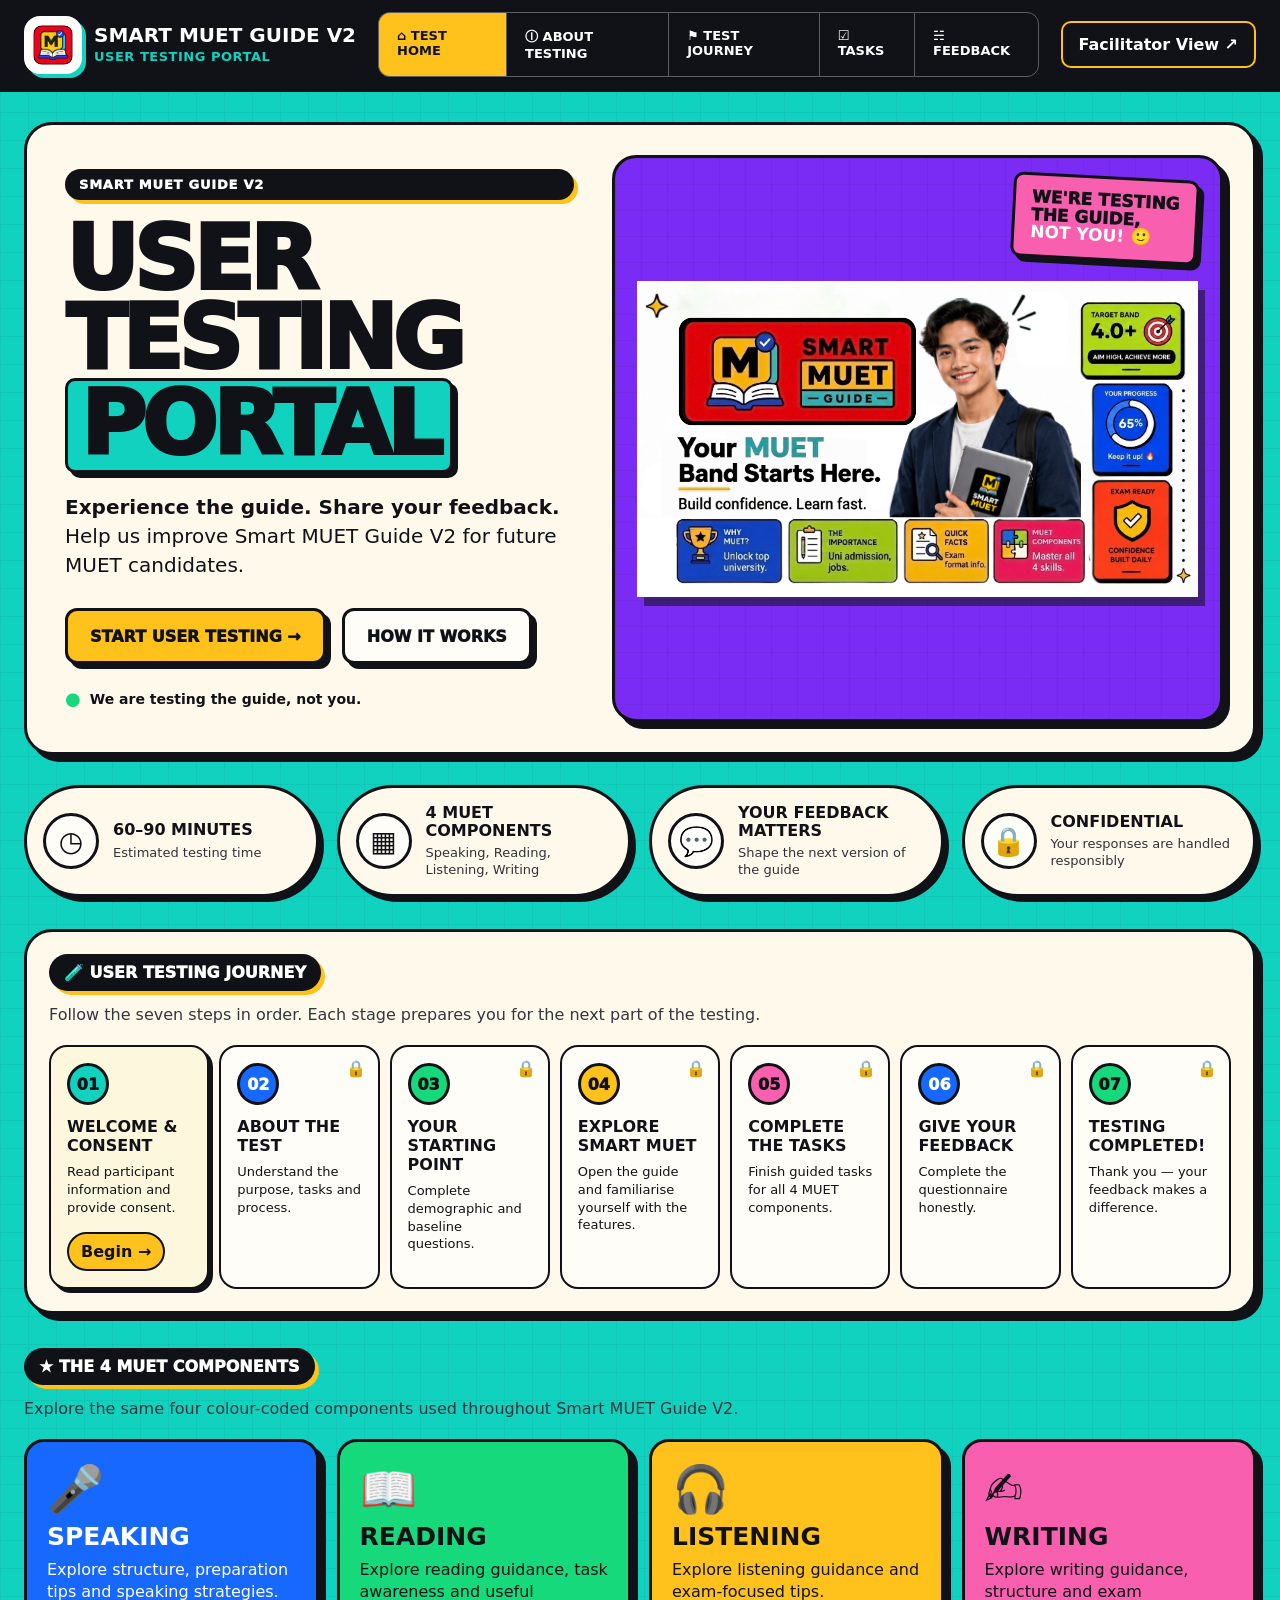
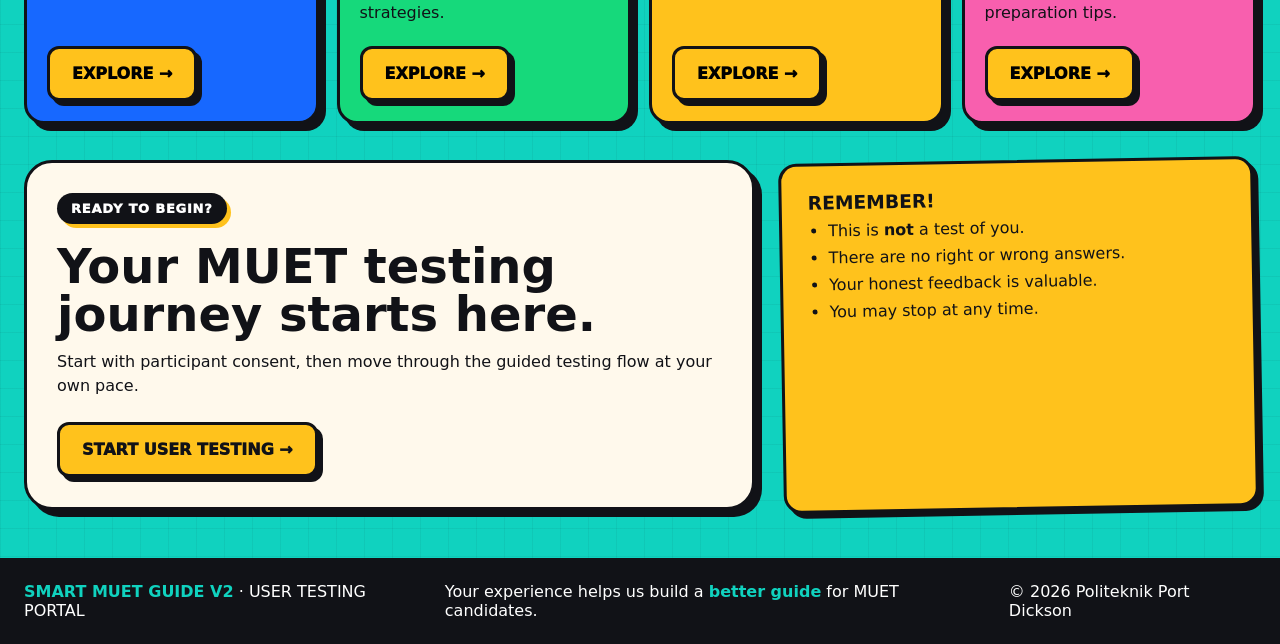
<file: index.html>
<!doctype html>
<html lang="en">
<head>
  <meta charset="utf-8">
  <meta name="viewport" content="width=device-width,initial-scale=1">
  <meta name="theme-color" content="#10d2bf">
  <title>Smart MUET Guide V2 — User Testing Portal</title>
  <link rel="stylesheet" href="css/styles.css">
</head>
<body>
<header class="site-header">
  <div class="header-inner">
    <a class="brand" href="index.html" aria-label="Smart MUET Guide V2 User Testing Portal home">
      <span class="brand-logo-shell">
        <img class="brand-logo" src="assets/small-muet-logo.svg" alt="Smart MUET Guide logo">
      </span>
      <div class="brand-copy">
        <strong>SMART MUET GUIDE V2</strong>
        <span>USER TESTING PORTAL</span>
      </div>
    </a>
    <nav class="nav" aria-label="Primary navigation">
      <a class="active" href="index.html">⌂ Test Home</a>
      <a href="about.html">ⓘ About Testing</a>
      <a href="journey.html">⚑ Test Journey</a>
      <a href="tasks.html">☑ Tasks</a>
      <a href="feedback.html">☵ Feedback</a>
    </nav>
    <a class="facilitator" href="journey.html">Facilitator View ↗</a>
  </div>
</header>

<main class="page landing-page">
  <section class="hero hero-refined neo-card">
    <div class="hero-copy">
      <span class="eyebrow">Smart MUET Guide V2</span>
      <h1>User Testing <span>Portal</span></h1>
      <p class="hero-lead"><b>Experience the guide. Share your feedback.</b><br>
      Help us improve Smart MUET Guide V2 for future MUET candidates.</p>

      <div class="hero-actions">
        <a class="btn hero-primary" href="journey.html">Start User Testing →</a>
        <a class="btn btn-secondary" href="about.html">How It Works</a>
      </div>

      <div class="hero-helper">
        <span class="helper-dot">●</span>
        <span>We are testing the <b>guide</b>, not you.</span>
      </div>
    </div>

    <div class="hero-asset-wrap">
      <div class="hero-sticker">WE'RE TESTING<br>THE GUIDE,<br><strong>NOT YOU!</strong> 🙂</div>
      <img class="hero-asset" src="assets/home-hero-banner-main.svg"
           alt="Smart MUET Guide V2 learning dashboard">
    </div>
  </section>

  <section class="quick-grid quick-pills" aria-label="Testing information">
    <article class="quick neo-card">
      <div class="qicon">◷</div>
      <div><strong>60–90 Minutes</strong><small>Estimated testing time</small></div>
    </article>
    <article class="quick neo-card">
      <div class="qicon">▦</div>
      <div><strong>4 MUET Components</strong><small>Speaking, Reading, Listening, Writing</small></div>
    </article>
    <article class="quick neo-card">
      <div class="qicon">💬</div>
      <div><strong>Your Feedback Matters</strong><small>Shape the next version of the guide</small></div>
    </article>
    <article class="quick neo-card">
      <div class="qicon">🔒</div>
      <div><strong>Confidential</strong><small>Your responses are handled responsibly</small></div>
    </article>
  </section>

  <section class="journey-wrap neo-card">
    <div class="section-label">🧪 User Testing Journey</div>
    <p class="section-intro">Follow the seven steps in order. Each stage prepares you for the next part of the testing.</p>
    <div class="journey">
      <article class="step current"><div class="step-num">01</div><h4>Welcome & Consent</h4><p>Read participant information and provide consent.</p><a class="step-link" href="journey.html">Begin →</a></article>
      <article class="step"><span class="lock">🔒</span><div class="step-num">02</div><h4>About the Test</h4><p>Understand the purpose, tasks and process.</p></article>
      <article class="step"><span class="lock">🔒</span><div class="step-num">03</div><h4>Your Starting Point</h4><p>Complete demographic and baseline questions.</p></article>
      <article class="step"><span class="lock">🔒</span><div class="step-num">04</div><h4>Explore Smart MUET</h4><p>Open the guide and familiarise yourself with the features.</p></article>
      <article class="step"><span class="lock">🔒</span><div class="step-num">05</div><h4>Complete the Tasks</h4><p>Finish guided tasks for all 4 MUET components.</p></article>
      <article class="step"><span class="lock">🔒</span><div class="step-num">06</div><h4>Give Your Feedback</h4><p>Complete the questionnaire honestly.</p></article>
      <article class="step"><span class="lock">🔒</span><div class="step-num">07</div><h4>Testing Completed!</h4><p>Thank you — your feedback makes a difference.</p></article>
    </div>
  </section>

  <section class="component-section">
    <div class="section-label">★ The 4 MUET Components</div>
    <p class="section-intro">Explore the same four colour-coded components used throughout Smart MUET Guide V2.</p>
    <div class="component-cards">
      <article class="component-card blue"><div class="big-icon">🎤</div><h3>Speaking</h3><p>Explore structure, preparation tips and speaking strategies.</p><button class="btn component-btn" data-launch-guide>Explore →</button></article>
      <article class="component-card green"><div class="big-icon">📖</div><h3>Reading</h3><p>Explore reading guidance, task awareness and useful strategies.</p><button class="btn component-btn" data-launch-guide>Explore →</button></article>
      <article class="component-card yellow"><div class="big-icon">🎧</div><h3>Listening</h3><p>Explore listening guidance and exam-focused tips.</p><button class="btn component-btn" data-launch-guide>Explore →</button></article>
      <article class="component-card pink"><div class="big-icon">✍️</div><h3>Writing</h3><p>Explore writing guidance, structure and exam preparation tips.</p><button class="btn component-btn" data-launch-guide>Explore →</button></article>
    </div>
  </section>

  <section class="cta-grid refined-cta">
    <div class="cta-card neo-card">
      <span class="eyebrow">Ready to begin?</span>
      <h2>Your MUET testing journey starts here.</h2>
      <p>Start with participant consent, then move through the guided testing flow at your own pace.</p>
      <a class="btn" href="journey.html">Start User Testing →</a>
    </div>
    <aside class="note">
      <h3>Remember!</h3>
      <ul>
        <li>This is <b>not</b> a test of you.</li>
        <li>There are no right or wrong answers.</li>
        <li>Your honest feedback is valuable.</li>
        <li>You may stop at any time.</li>
      </ul>
    </aside>
  </section>
</main>

<footer class="site-footer">
  <div class="footer-inner">
    <div><b>SMART MUET GUIDE V2</b> · USER TESTING PORTAL</div>
    <div>Your experience helps us build a <b>better guide</b> for MUET candidates.</div>
    <div>© 2026 Politeknik Port Dickson</div>
  </div>
</footer>

<nav class="mobile-tabs" aria-label="Mobile navigation">
  <a class="active" href="index.html">⌂<br>HOME</a>
  <a href="journey.html">⚗<br>JOURNEY</a>
  <a href="tasks.html">☑<br>TASKS</a>
  <a href="feedback.html">💬<br>FEEDBACK</a>
</nav>

<script src="js/app.js"></script>
</body>
</html>
</file>
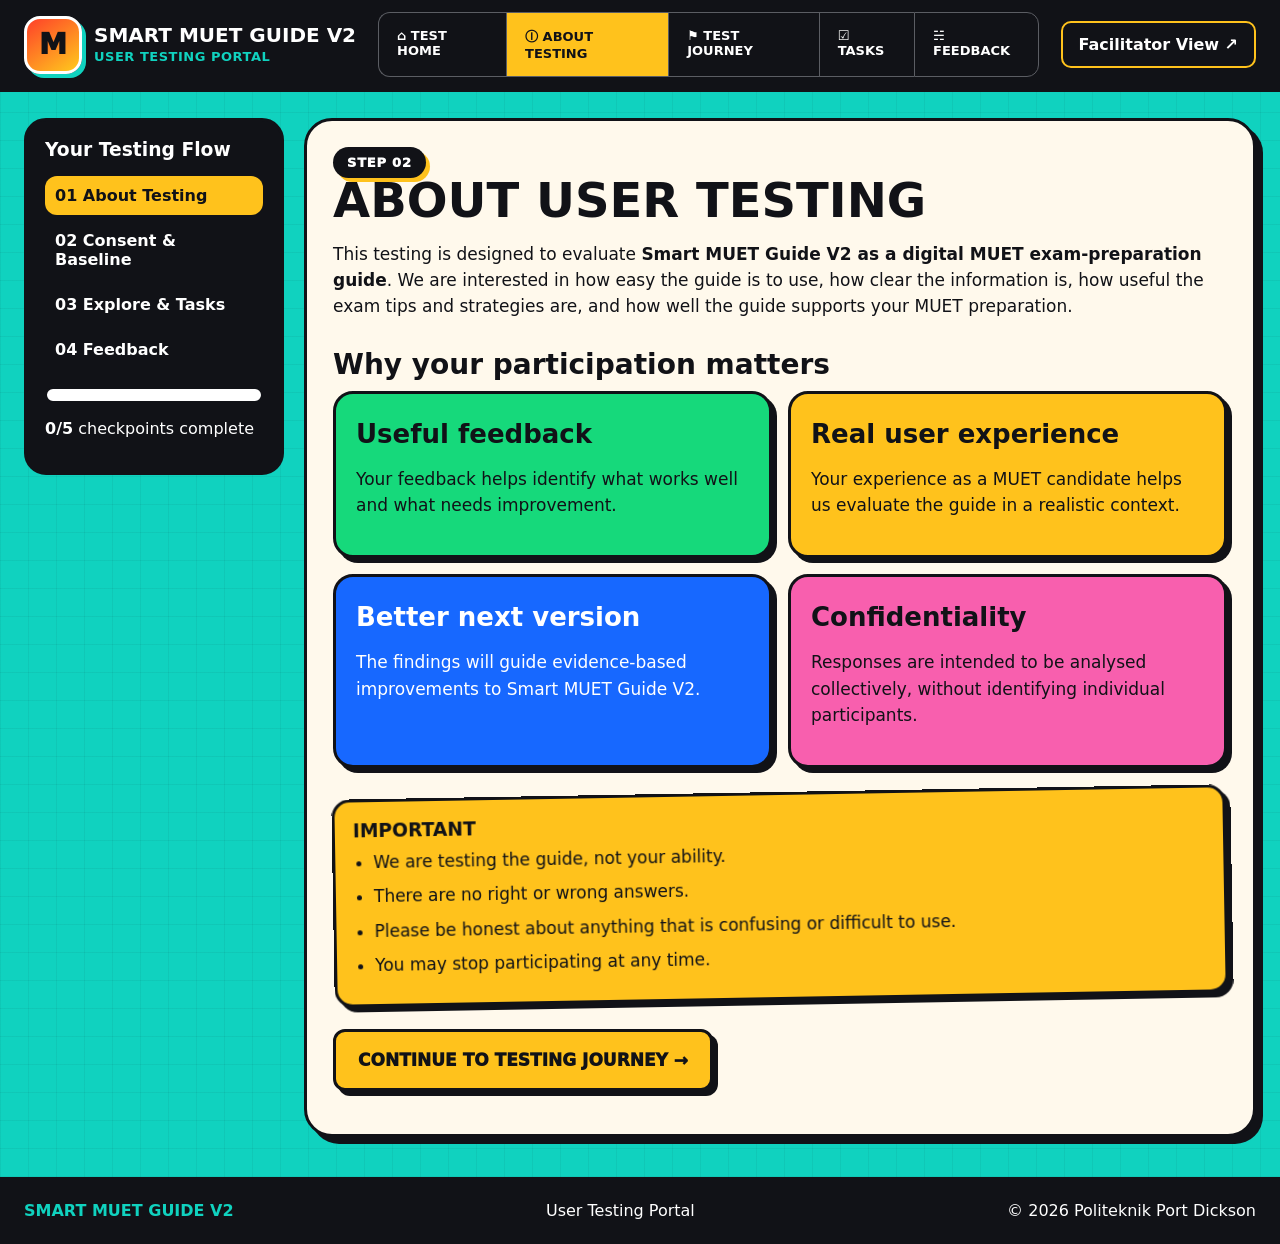
<file: about.html>
<!doctype html><html lang="en"><head><meta charset="utf-8"><meta name="viewport" content="width=device-width,initial-scale=1"><title>About Testing — Smart MUET Guide V2</title><link rel="stylesheet" href="css/styles.css"></head><body><header class="site-header"><div class="header-inner"><a class="brand" href="index.html"><div class="logo-box">M</div><div class="brand-copy"><strong>SMART MUET GUIDE V2</strong><span>USER TESTING PORTAL</span></div></a><nav class="nav"><a href="index.html">⌂ Test Home</a><a class="active" href="about.html">ⓘ About Testing</a><a href="journey.html">⚑ Test Journey</a><a href="tasks.html">☑ Tasks</a><a href="feedback.html">☵ Feedback</a></nav><a class="facilitator" href="journey.html">Facilitator View ↗</a></div></header><main class="page"><div class="page-shell"><aside class="side-progress"><h3>Your Testing Flow</h3><a class="active" href="about.html">01 About Testing</a><a href="journey.html">02 Consent & Baseline</a><a href="tasks.html">03 Explore & Tasks</a><a href="feedback.html">04 Feedback</a><div class="progressbar" style="margin-top:18px"><span data-progress-bar style="width:0"></span></div><p><b data-progress>0/5</b> checkpoints complete</p></aside><section class="content-card neo-card"><span class="eyebrow">Step 02</span><h1>About User Testing</h1><p>This testing is designed to evaluate <b>Smart MUET Guide V2 as a digital MUET exam-preparation guide</b>. We are interested in how easy the guide is to use, how clear the information is, how useful the exam tips and strategies are, and how well the guide supports your MUET preparation.</p><h2>Why your participation matters</h2><div class="task-grid"><div class="task-card green"><h3>Useful feedback</h3><p>Your feedback helps identify what works well and what needs improvement.</p></div><div class="task-card yellow"><h3>Real user experience</h3><p>Your experience as a MUET candidate helps us evaluate the guide in a realistic context.</p></div><div class="task-card blue"><h3>Better next version</h3><p>The findings will guide evidence-based improvements to Smart MUET Guide V2.</p></div><div class="task-card pink"><h3>Confidentiality</h3><p>Responses are intended to be analysed collectively, without identifying individual participants.</p></div></div><div class="note" style="margin-top:24px"><h3>Important</h3><ul><li>We are testing the guide, not your ability.</li><li>There are no right or wrong answers.</li><li>Please be honest about anything that is confusing or difficult to use.</li><li>You may stop participating at any time.</li></ul></div><p style="margin-top:28px"><a class="btn" href="journey.html">Continue to Testing Journey →</a></p></section></div></main><footer class="site-footer"><div class="footer-inner"><div><b>SMART MUET GUIDE V2</b></div><div>User Testing Portal</div><div>© 2026 Politeknik Port Dickson</div></div></footer><nav class="mobile-tabs"><a href="index.html">⌂<br>HOME</a><a class="active" href="journey.html">⚗<br>JOURNEY</a><a href="tasks.html">☑<br>TASKS</a><a href="feedback.html">💬<br>FEEDBACK</a></nav><script src="js/app.js"></script></body></html>
</file>
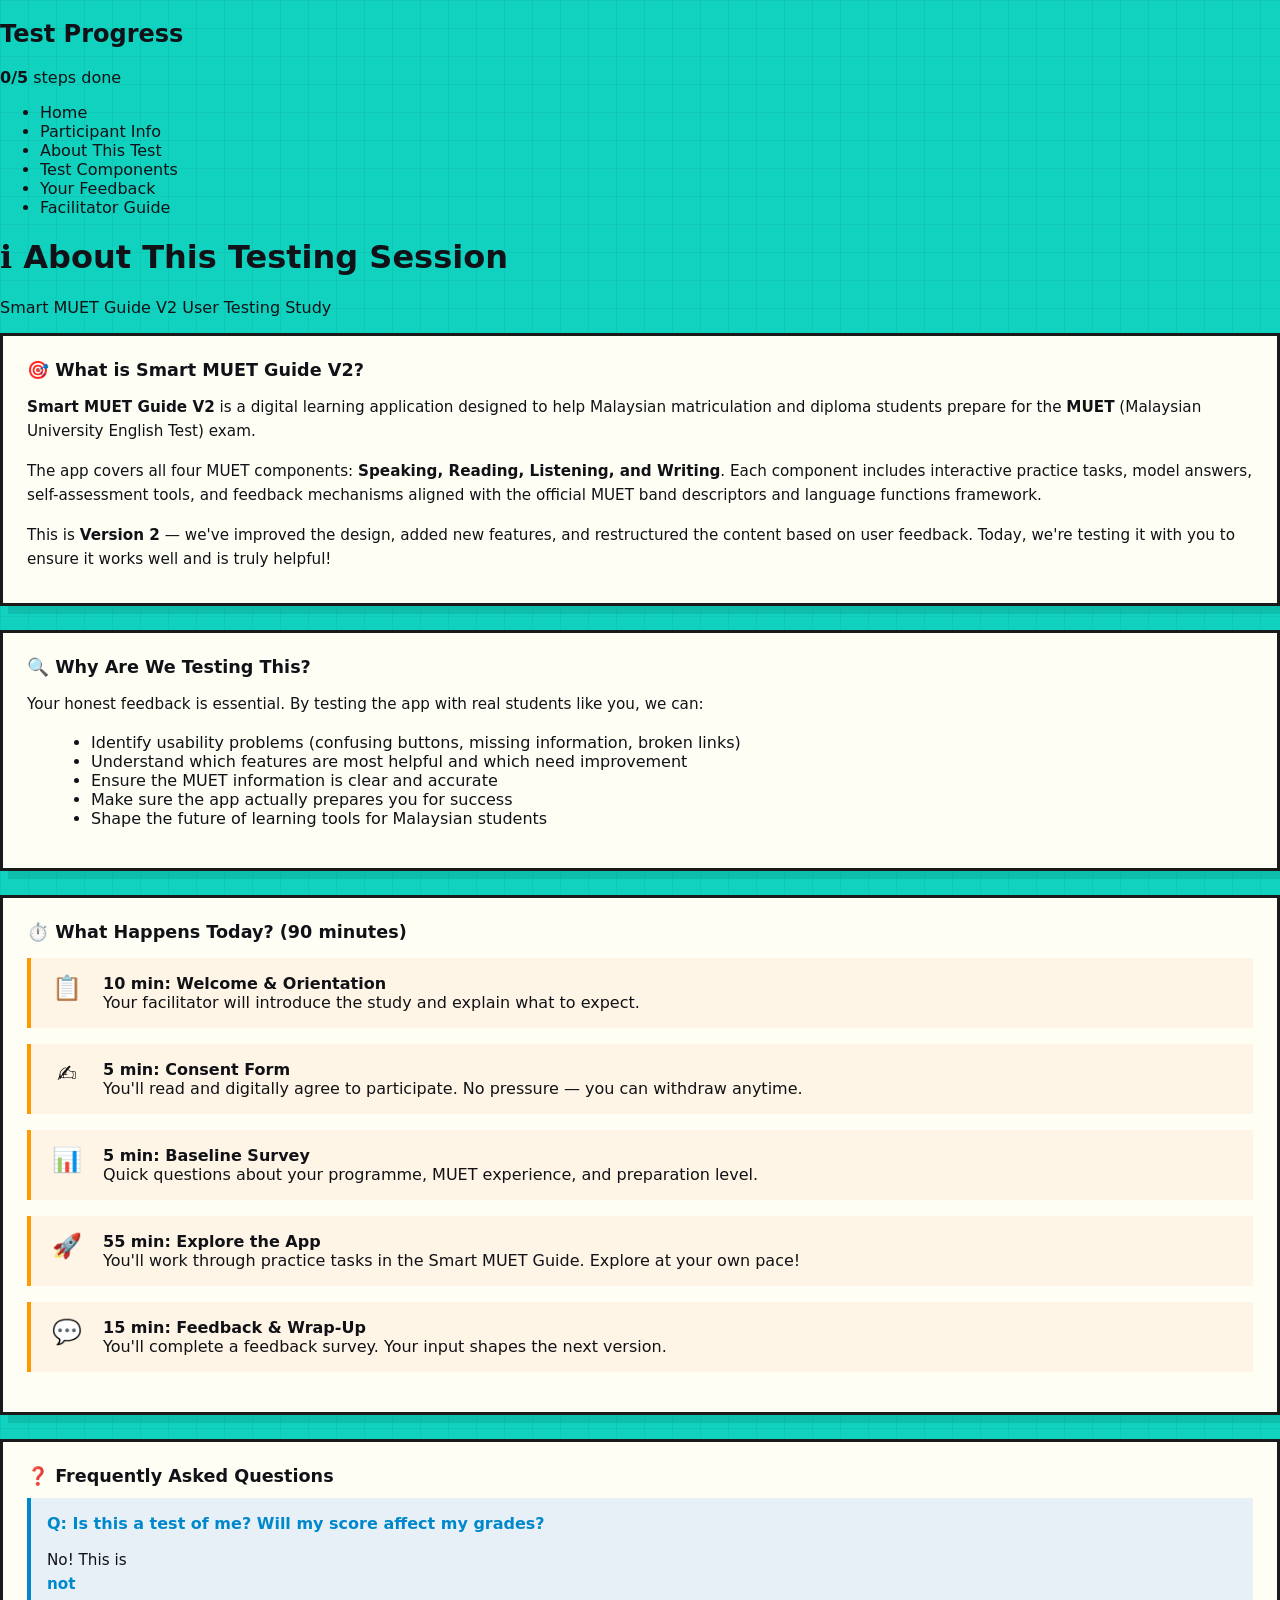
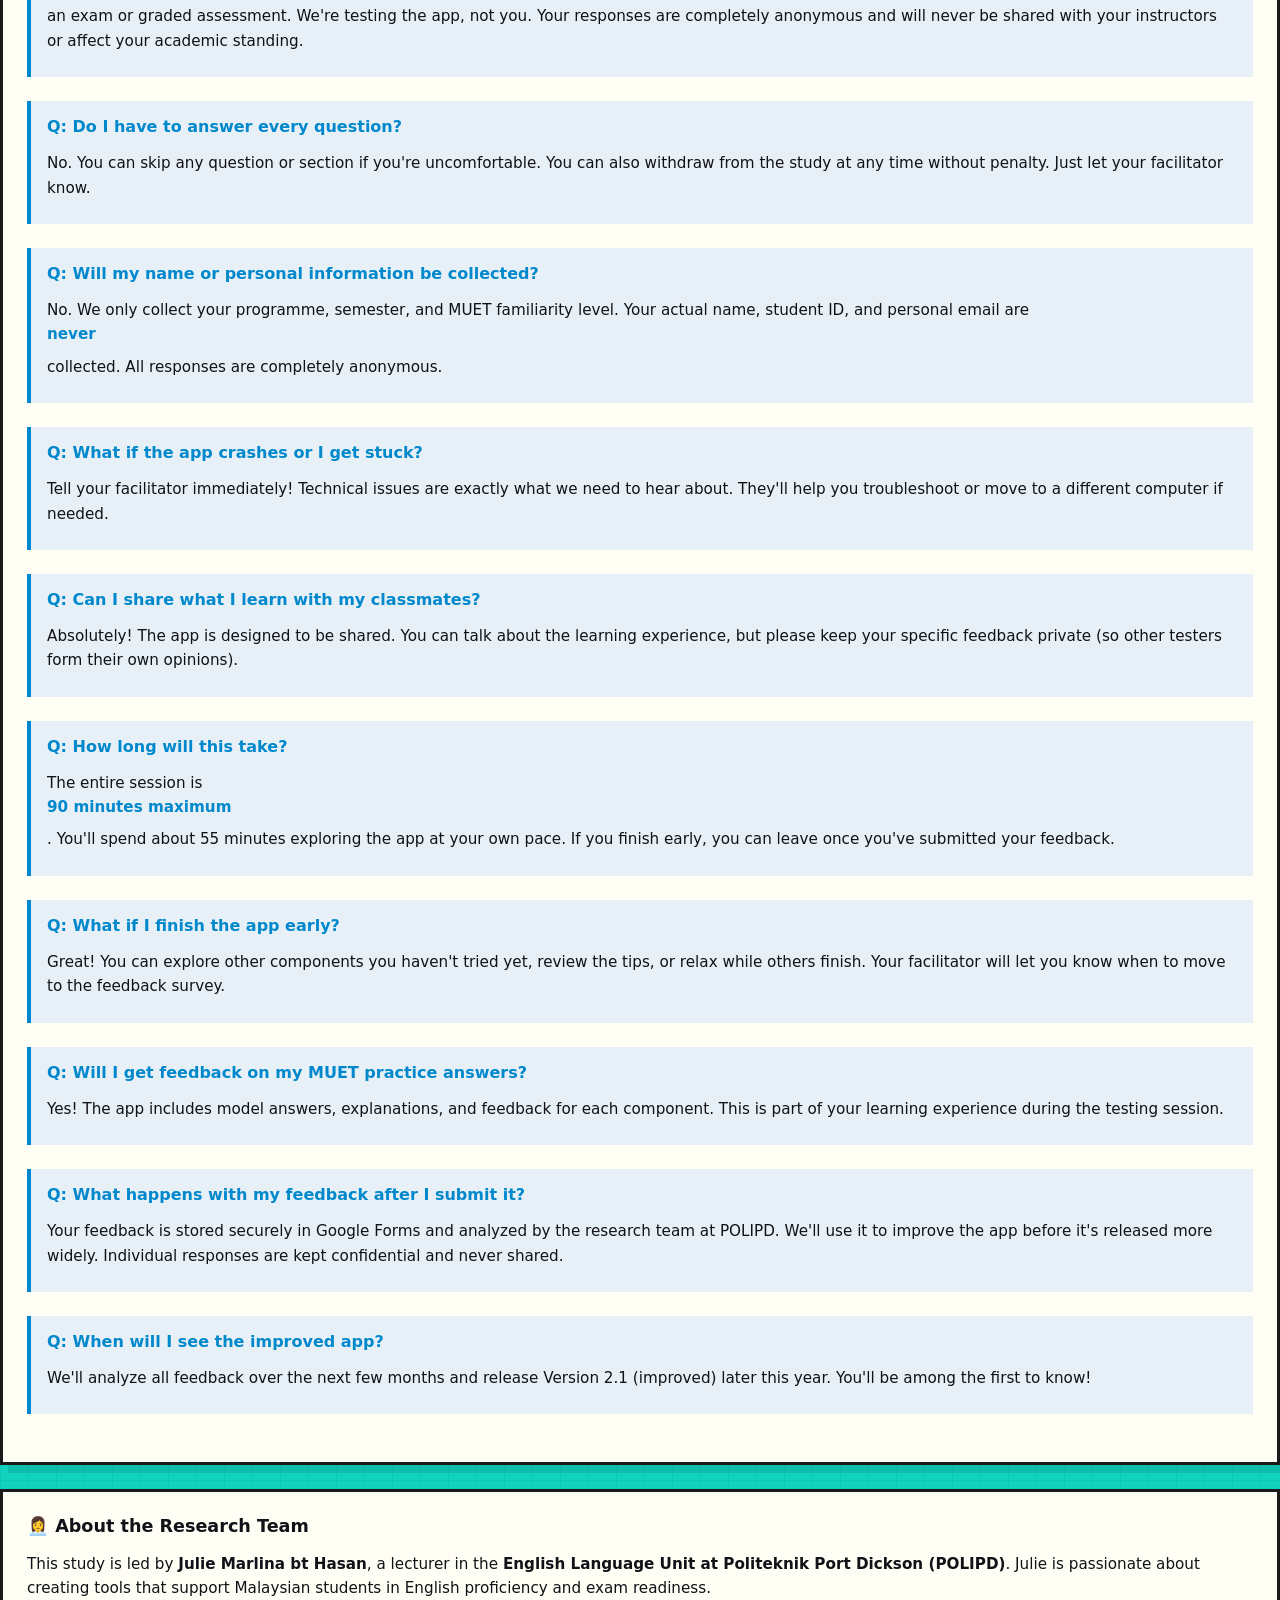
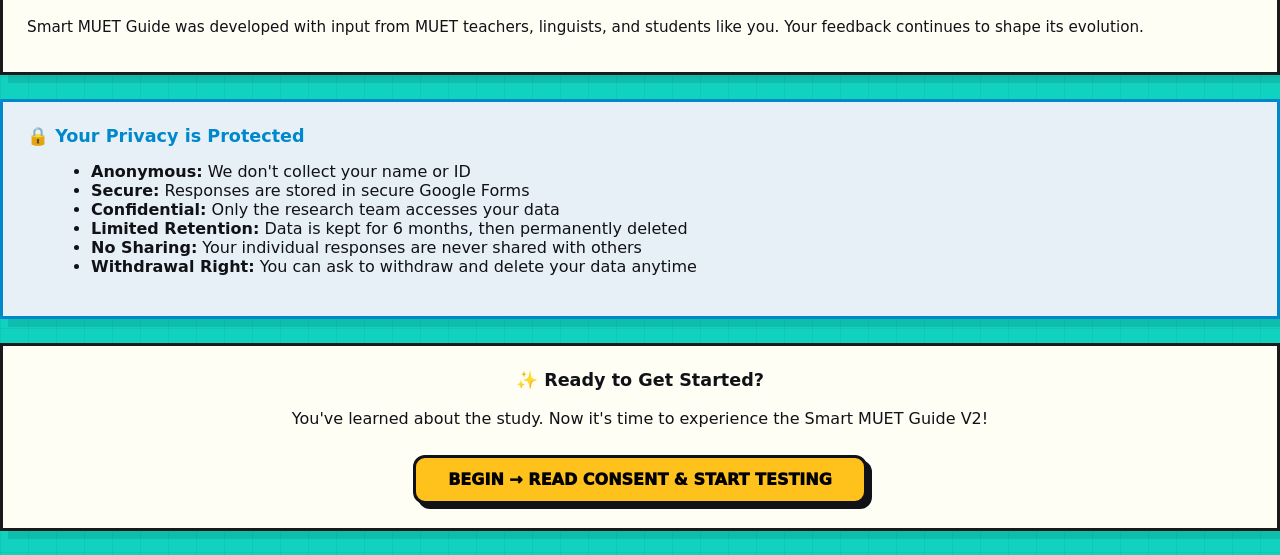
<file: about.html.html>
<!DOCTYPE html>
<html lang="en">
<head>
  <meta charset="UTF-8" />
  <meta name="viewport" content="width=device-width, initial-scale=1.0" />
  <title>About This Test — Smart MUET Guide V2</title>
  <link rel="stylesheet" href="css/styles.css" />
  <style>
    .info-box {
      background: #fffef5;
      border: 3px solid #1a1a1a;
      border-radius: 0;
      padding: 1.5rem;
      margin-bottom: 1.5rem;
      box-shadow: 8px 8px 0 rgba(0,0,0,0.1);
    }
    .info-box h3 {
      font-weight: 700;
      margin-top: 0;
      margin-bottom: 0.75rem;
      font-size: 1.1rem;
    }
    .info-box p {
      font-size: 0.95rem;
      line-height: 1.6;
      margin-bottom: 0.5rem;
    }
    .faq-item {
      margin-bottom: 1.5rem;
      padding: 1rem;
      background: #e8f0f7;
      border-left: 4px solid #0088cc;
    }
    .faq-item strong {
      color: #0088cc;
      display: block;
      margin-bottom: 0.5rem;
    }
    .timeline-item {
      display: flex;
      gap: 1rem;
      padding: 1rem;
      background: #fff5e6;
      border-left: 4px solid #ff9900;
      margin-bottom: 1rem;
    }
    .timeline-icon {
      font-size: 1.5rem;
      min-width: 40px;
      text-align: center;
    }
  </style>
</head>
<body>
  <!-- Sidebar Progress -->
  <aside class="sidebar">
    <div class="sidebar-header">
      <h2>Test Progress</h2>
      <p><strong data-progress>0/5</strong> steps done</p>
    </div>
    <div class="progress-bar-container">
      <div class="progress-bar" data-progress-bar></div>
    </div>
    <nav class="sidebar-nav">
      <ul>
        <li><a href="index.html">Home</a></li>
        <li><a href="journey.html">Participant Info</a></li>
        <li class="active"><a href="#about">About This Test</a></li>
        <li><a href="tasks.html">Test Components</a></li>
        <li><a href="feedback.html">Your Feedback</a></li>
        <li><a href="facilitator.html">Facilitator Guide</a></li>
      </ul>
    </nav>
  </aside>

  <!-- Main Content -->
  <main class="main-content">
    <header class="page-header">
      <h1>ℹ️ About This Testing Session</h1>
      <p class="subtitle">Smart MUET Guide V2 User Testing Study</p>
    </header>

    <div class="page-body">

      <!-- What is Smart MUET Guide V2? -->
      <section class="info-box">
        <h3>🎯 What is Smart MUET Guide V2?</h3>
        <p>
          <strong>Smart MUET Guide V2</strong> is a digital learning application designed to help 
          Malaysian matriculation and diploma students prepare for the <strong>MUET</strong> (Malaysian University English Test) exam.
        </p>
        <p>
          The app covers all four MUET components: <strong>Speaking, Reading, Listening, and Writing</strong>. 
          Each component includes interactive practice tasks, model answers, self-assessment tools, and feedback mechanisms 
          aligned with the official MUET band descriptors and language functions framework.
        </p>
        <p>
          This is <strong>Version 2</strong> — we've improved the design, added new features, and restructured the content 
          based on user feedback. Today, we're testing it with you to ensure it works well and is truly helpful!
        </p>
      </section>

      <!-- Why We're Testing -->
      <section class="info-box">
        <h3>🔍 Why Are We Testing This?</h3>
        <p>
          Your honest feedback is essential. By testing the app with real students like you, we can:
        </p>
        <ul style="margin-left: 1.5rem;">
          <li>Identify usability problems (confusing buttons, missing information, broken links)</li>
          <li>Understand which features are most helpful and which need improvement</li>
          <li>Ensure the MUET information is clear and accurate</li>
          <li>Make sure the app actually prepares you for success</li>
          <li>Shape the future of learning tools for Malaysian students</li>
        </ul>
      </section>

      <!-- Session Timeline -->
      <section class="info-box">
        <h3>⏱️ What Happens Today? (90 minutes)</h3>
        <div style="margin-top: 1rem;">
          <div class="timeline-item">
            <div class="timeline-icon">📋</div>
            <div>
              <strong>10 min: Welcome & Orientation</strong><br/>
              Your facilitator will introduce the study and explain what to expect.
            </div>
          </div>
          <div class="timeline-item">
            <div class="timeline-icon">✍️</div>
            <div>
              <strong>5 min: Consent Form</strong><br/>
              You'll read and digitally agree to participate. No pressure — you can withdraw anytime.
            </div>
          </div>
          <div class="timeline-item">
            <div class="timeline-icon">📊</div>
            <div>
              <strong>5 min: Baseline Survey</strong><br/>
              Quick questions about your programme, MUET experience, and preparation level.
            </div>
          </div>
          <div class="timeline-item">
            <div class="timeline-icon">🚀</div>
            <div>
              <strong>55 min: Explore the App</strong><br/>
              You'll work through practice tasks in the Smart MUET Guide. Explore at your own pace!
            </div>
          </div>
          <div class="timeline-item">
            <div class="timeline-icon">💬</div>
            <div>
              <strong>15 min: Feedback & Wrap-Up</strong><br/>
              You'll complete a feedback survey. Your input shapes the next version.
            </div>
          </div>
        </div>
      </section>

      <!-- Frequently Asked Questions -->
      <section class="info-box">
        <h3>❓ Frequently Asked Questions</h3>

        <div class="faq-item">
          <strong>Q: Is this a test of me? Will my score affect my grades?</strong>
          <p>
            No! This is <strong>not</strong> an exam or graded assessment. We're testing the app, not you. 
            Your responses are completely anonymous and will never be shared with your instructors or affect your academic standing.
          </p>
        </div>

        <div class="faq-item">
          <strong>Q: Do I have to answer every question?</strong>
          <p>
            No. You can skip any question or section if you're uncomfortable. You can also withdraw from the study 
            at any time without penalty. Just let your facilitator know.
          </p>
        </div>

        <div class="faq-item">
          <strong>Q: Will my name or personal information be collected?</strong>
          <p>
            No. We only collect your programme, semester, and MUET familiarity level. 
            Your actual name, student ID, and personal email are <strong>never</strong> collected. 
            All responses are completely anonymous.
          </p>
        </div>

        <div class="faq-item">
          <strong>Q: What if the app crashes or I get stuck?</strong>
          <p>
            Tell your facilitator immediately! Technical issues are exactly what we need to hear about. 
            They'll help you troubleshoot or move to a different computer if needed.
          </p>
        </div>

        <div class="faq-item">
          <strong>Q: Can I share what I learn with my classmates?</strong>
          <p>
            Absolutely! The app is designed to be shared. You can talk about the learning experience, 
            but please keep your specific feedback private (so other testers form their own opinions).
          </p>
        </div>

        <div class="faq-item">
          <strong>Q: How long will this take?</strong>
          <p>
            The entire session is <strong>90 minutes maximum</strong>. You'll spend about 55 minutes exploring the app 
            at your own pace. If you finish early, you can leave once you've submitted your feedback.
          </p>
        </div>

        <div class="faq-item">
          <strong>Q: What if I finish the app early?</strong>
          <p>
            Great! You can explore other components you haven't tried yet, review the tips, or relax while others finish. 
            Your facilitator will let you know when to move to the feedback survey.
          </p>
        </div>

        <div class="faq-item">
          <strong>Q: Will I get feedback on my MUET practice answers?</strong>
          <p>
            Yes! The app includes model answers, explanations, and feedback for each component. 
            This is part of your learning experience during the testing session.
          </p>
        </div>

        <div class="faq-item">
          <strong>Q: What happens with my feedback after I submit it?</strong>
          <p>
            Your feedback is stored securely in Google Forms and analyzed by the research team at POLIPD. 
            We'll use it to improve the app before it's released more widely. 
            Individual responses are kept confidential and never shared.
          </p>
        </div>

        <div class="faq-item">
          <strong>Q: When will I see the improved app?</strong>
          <p>
            We'll analyze all feedback over the next few months and release Version 2.1 (improved) 
            later this year. You'll be among the first to know!
          </p>
        </div>
      </section>

      <!-- About the Research Team -->
      <section class="info-box">
        <h3>👩‍💼 About the Research Team</h3>
        <p>
          This study is led by <strong>Julie Marlina bt Hasan</strong>, a lecturer in the <strong>English Language Unit 
          at Politeknik Port Dickson (POLIPD)</strong>. Julie is passionate about creating tools that support Malaysian students 
          in English proficiency and exam readiness.
        </p>
        <p>
          Smart MUET Guide was developed with input from MUET teachers, linguists, and students like you. 
          Your feedback continues to shape its evolution.
        </p>
      </section>

      <!-- Data Privacy Summary -->
      <section class="info-box" style="background: #e8f0f7; border-color: #0088cc;">
        <h3 style="color: #0088cc;">🔒 Your Privacy is Protected</h3>
        <ul style="margin-left: 1.5rem;">
          <li><strong>Anonymous:</strong> We don't collect your name or ID</li>
          <li><strong>Secure:</strong> Responses are stored in secure Google Forms</li>
          <li><strong>Confidential:</strong> Only the research team accesses your data</li>
          <li><strong>Limited Retention:</strong> Data is kept for 6 months, then permanently deleted</li>
          <li><strong>No Sharing:</strong> Your individual responses are never shared with others</li>
          <li><strong>Withdrawal Right:</strong> You can ask to withdraw and delete your data anytime</li>
        </ul>
      </section>

      <!-- Ready to Begin -->
      <section class="info-box" style="text-align: center;">
        <h3>✨ Ready to Get Started?</h3>
        <p style="font-size: 1rem; margin-bottom: 1.5rem;">
          You've learned about the study. Now it's time to experience the Smart MUET Guide V2!
        </p>
        <button class="btn btn-primary" onclick="location.href='journey.html'" style="font-size: 1rem; padding: 0.75rem 2rem;">
          Begin → Read Consent & Start Testing
        </button>
      </section>

    </div>
  </main>

  <script src="js/app.js"></script>
</body>
</html>
</file>
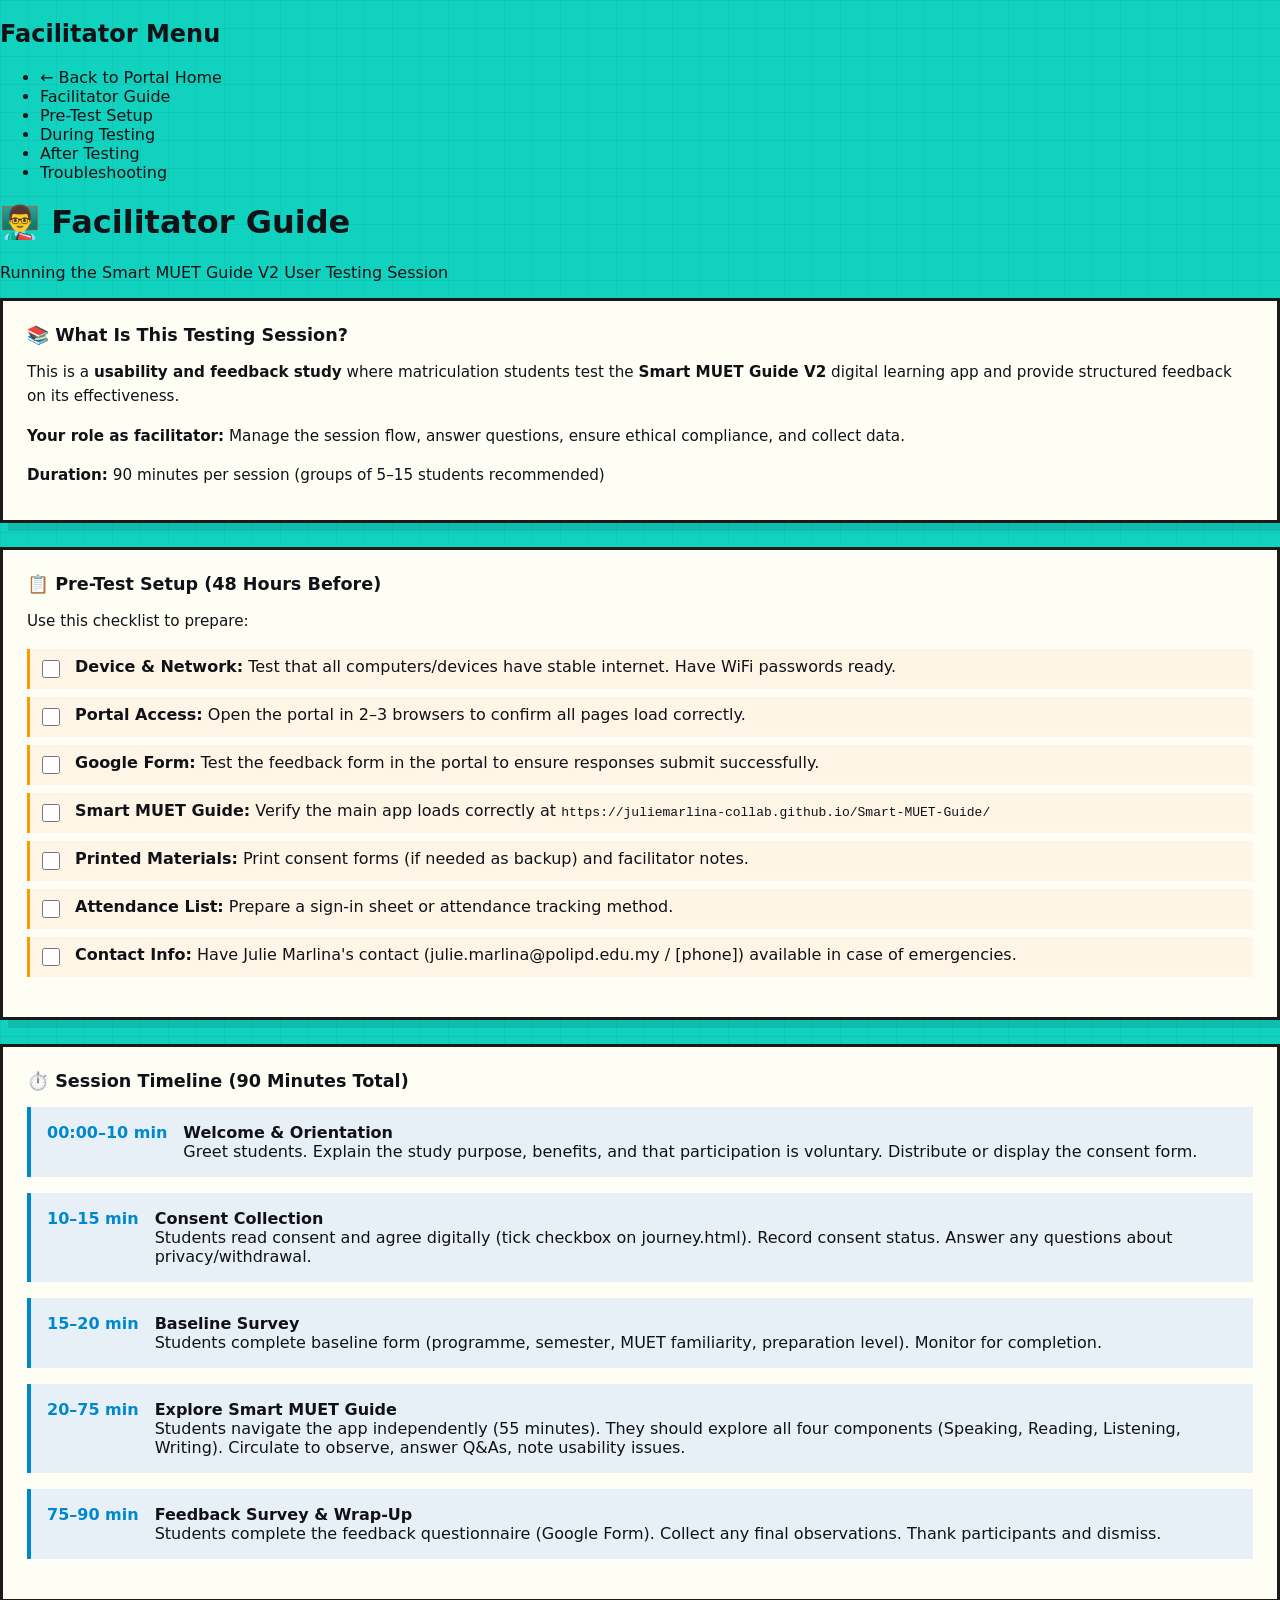
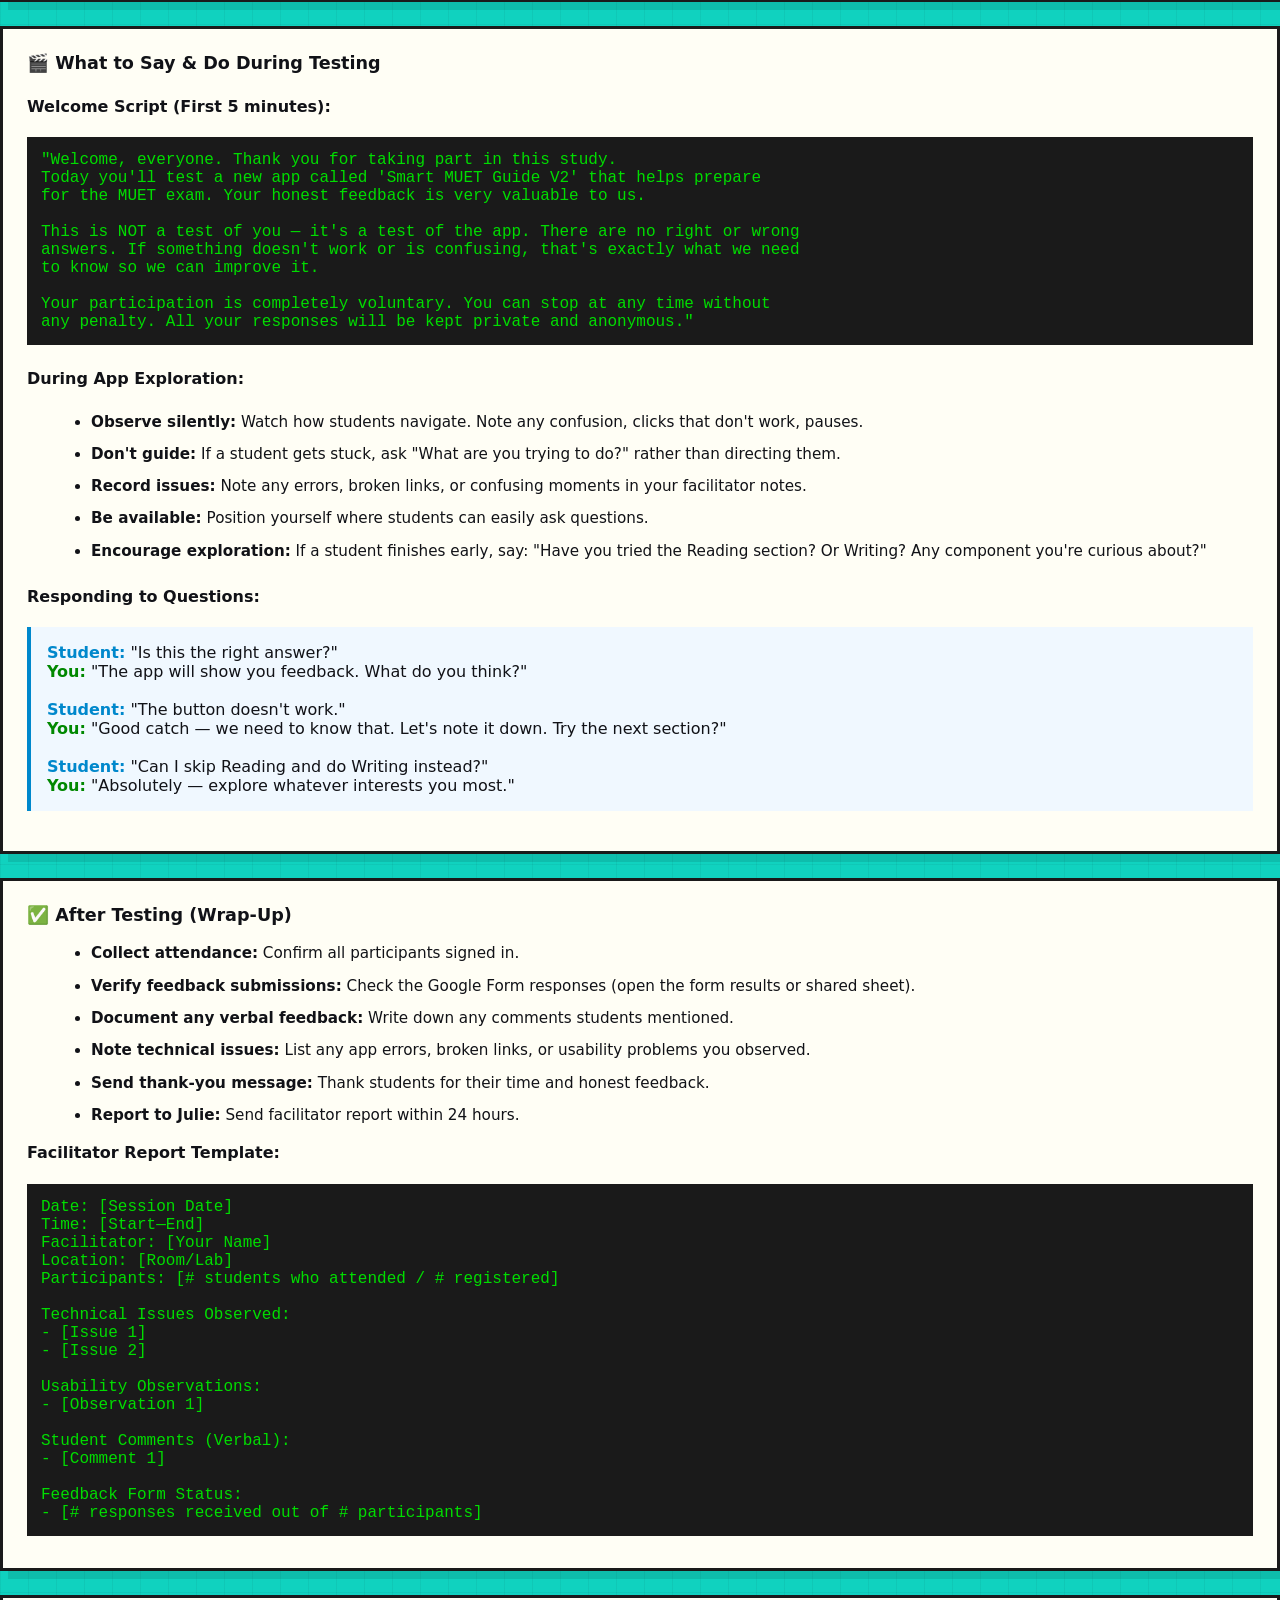
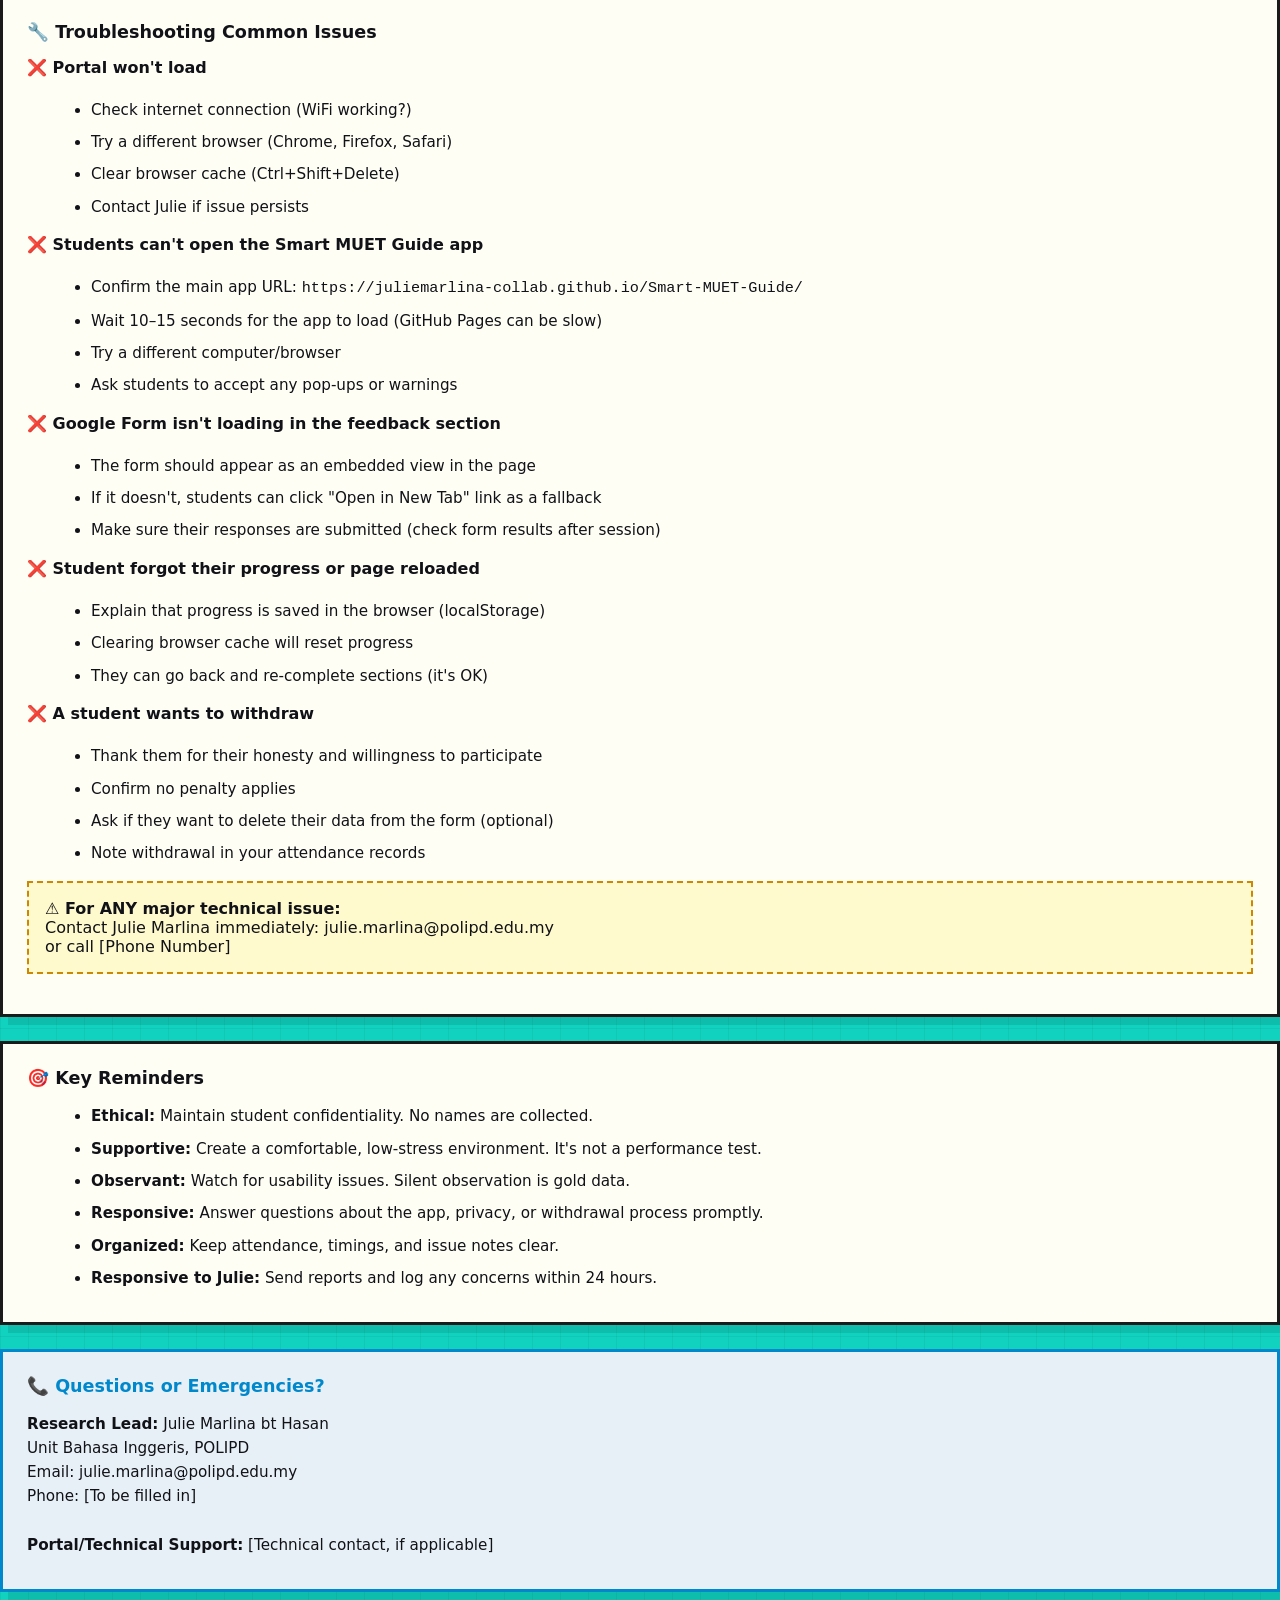
<file: facilitator.html.html>
<!DOCTYPE html>
<html lang="en">
<head>
  <meta charset="UTF-8" />
  <meta name="viewport" content="width=device-width, initial-scale=1.0" />
  <title>Facilitator Guide — Smart MUET Guide V2 Testing Portal</title>
  <link rel="stylesheet" href="css/styles.css" />
  <style>
    .guide-section {
      background: #fffef5;
      border: 3px solid #1a1a1a;
      border-radius: 0;
      padding: 1.5rem;
      margin-bottom: 1.5rem;
      box-shadow: 8px 8px 0 rgba(0,0,0,0.1);
    }
    .guide-section h3 {
      font-weight: 700;
      margin-top: 0;
      margin-bottom: 0.75rem;
      font-size: 1.1rem;
    }
    .guide-section p, .guide-section li {
      font-size: 0.95rem;
      line-height: 1.6;
      margin-bottom: 0.5rem;
    }
    .guide-section ul, .guide-section ol {
      margin-left: 1.5rem;
      margin-bottom: 0.5rem;
    }
    .timeline {
      display: grid;
      gap: 1rem;
      margin: 1rem 0;
    }
    .timeline-item {
      display: flex;
      gap: 1rem;
      padding: 1rem;
      background: #e8f0f7;
      border-left: 4px solid #0088cc;
    }
    .timeline-time {
      font-weight: 700;
      min-width: 80px;
      color: #0088cc;
    }
    .timeline-content {
      flex: 1;
    }
    .checklist {
      display: grid;
      gap: 0.5rem;
      margin: 1rem 0;
    }
    .checklist-item {
      display: flex;
      gap: 0.75rem;
      padding: 0.5rem;
      background: #fff5e6;
      border-left: 3px solid #ff9900;
    }
    .checklist-item input[type="checkbox"] {
      flex-shrink: 0;
      width: 18px;
      height: 18px;
      cursor: pointer;
    }
    .checklist-item label {
      cursor: pointer;
      margin: 0;
    }
    .highlight-box {
      background: #fffacd;
      border: 2px dashed #cc8800;
      padding: 1rem;
      margin: 1rem 0;
      font-weight: 500;
    }
    .code {
      background: #1a1a1a;
      color: #00dd00;
      padding: 0.75rem;
      border: 2px solid #1a1a1a;
      font-family: 'Courier New', monospace;
      overflow-x: auto;
      margin: 0.5rem 0;
    }
  </style>
</head>
<body>
  <!-- Sidebar -->
  <aside class="sidebar">
    <div class="sidebar-header">
      <h2>Facilitator Menu</h2>
    </div>
    <nav class="sidebar-nav">
      <ul>
        <li><a href="index.html">← Back to Portal Home</a></li>
        <li class="active"><a href="#guide">Facilitator Guide</a></li>
        <li><a href="#setup">Pre-Test Setup</a></li>
        <li><a href="#during">During Testing</a></li>
        <li><a href="#after">After Testing</a></li>
        <li><a href="#troubleshoot">Troubleshooting</a></li>
      </ul>
    </nav>
  </aside>

  <!-- Main Content -->
  <main class="main-content">
    <header class="page-header">
      <h1>👨‍🏫 Facilitator Guide</h1>
      <p class="subtitle">Running the Smart MUET Guide V2 User Testing Session</p>
    </header>

    <div class="page-body">

      <!-- Overview -->
      <section id="guide" class="guide-section">
        <h3>📚 What Is This Testing Session?</h3>
        <p>
          This is a <strong>usability and feedback study</strong> where matriculation students test the <strong>Smart MUET Guide V2</strong> 
          digital learning app and provide structured feedback on its effectiveness.
        </p>
        <p><strong>Your role as facilitator:</strong> Manage the session flow, answer questions, ensure ethical compliance, and collect data.</p>
        <p><strong>Duration:</strong> 90 minutes per session (groups of 5–15 students recommended)</p>
      </section>

      <!-- Pre-Test Checklist -->
      <section id="setup" class="guide-section">
        <h3>📋 Pre-Test Setup (48 Hours Before)</h3>
        <p>Use this checklist to prepare:</p>
        <div class="checklist">
          <div class="checklist-item">
            <input type="checkbox" id="check1" />
            <label for="check1"><strong>Device & Network:</strong> Test that all computers/devices have stable internet. Have WiFi passwords ready.</label>
          </div>
          <div class="checklist-item">
            <input type="checkbox" id="check2" />
            <label for="check2"><strong>Portal Access:</strong> Open the portal in 2–3 browsers to confirm all pages load correctly.</label>
          </div>
          <div class="checklist-item">
            <input type="checkbox" id="check3" />
            <label for="check3"><strong>Google Form:</strong> Test the feedback form in the portal to ensure responses submit successfully.</label>
          </div>
          <div class="checklist-item">
            <input type="checkbox" id="check4" />
            <label for="check4"><strong>Smart MUET Guide:</strong> Verify the main app loads correctly at <code>https://juliemarlina-collab.github.io/Smart-MUET-Guide/</code></label>
          </div>
          <div class="checklist-item">
            <input type="checkbox" id="check5" />
            <label for="check5"><strong>Printed Materials:</strong> Print consent forms (if needed as backup) and facilitator notes.</label>
          </div>
          <div class="checklist-item">
            <input type="checkbox" id="check6" />
            <label for="check6"><strong>Attendance List:</strong> Prepare a sign-in sheet or attendance tracking method.</label>
          </div>
          <div class="checklist-item">
            <input type="checkbox" id="check7" />
            <label for="check7"><strong>Contact Info:</strong> Have Julie Marlina's contact (julie.marlina@polipd.edu.my / [phone]) available in case of emergencies.</label>
          </div>
        </div>
      </section>

      <!-- Session Timeline -->
      <section id="during" class="guide-section">
        <h3>⏱️ Session Timeline (90 Minutes Total)</h3>
        <div class="timeline">
          <div class="timeline-item">
            <div class="timeline-time">00:00–10 min</div>
            <div class="timeline-content">
              <strong>Welcome & Orientation</strong><br/>
              Greet students. Explain the study purpose, benefits, and that participation is voluntary. 
              Distribute or display the consent form.
            </div>
          </div>
          <div class="timeline-item">
            <div class="timeline-time">10–15 min</div>
            <div class="timeline-content">
              <strong>Consent Collection</strong><br/>
              Students read consent and agree digitally (tick checkbox on journey.html). 
              Record consent status. Answer any questions about privacy/withdrawal.
            </div>
          </div>
          <div class="timeline-item">
            <div class="timeline-time">15–20 min</div>
            <div class="timeline-content">
              <strong>Baseline Survey</strong><br/>
              Students complete baseline form (programme, semester, MUET familiarity, preparation level). 
              Monitor for completion.
            </div>
          </div>
          <div class="timeline-item">
            <div class="timeline-time">20–75 min</div>
            <div class="timeline-content">
              <strong>Explore Smart MUET Guide</strong><br/>
              Students navigate the app independently (55 minutes). They should explore all four components 
              (Speaking, Reading, Listening, Writing). Circulate to observe, answer Q&amp;As, note usability issues.
            </div>
          </div>
          <div class="timeline-item">
            <div class="timeline-time">75–90 min</div>
            <div class="timeline-content">
              <strong>Feedback Survey & Wrap-Up</strong><br/>
              Students complete the feedback questionnaire (Google Form). 
              Collect any final observations. Thank participants and dismiss.
            </div>
          </div>
        </div>
      </section>

      <!-- During Testing: Detailed Instructions -->
      <section class="guide-section">
        <h3>🎬 What to Say & Do During Testing</h3>

        <h4 style="margin-top: 1.5rem;">Welcome Script (First 5 minutes):</h4>
        <div class="code">
"Welcome, everyone. Thank you for taking part in this study.<br/>
Today you'll test a new app called 'Smart MUET Guide V2' that helps prepare<br/>
for the MUET exam. Your honest feedback is very valuable to us.<br/>
<br/>
This is NOT a test of you — it's a test of the app. There are no right or wrong<br/>
answers. If something doesn't work or is confusing, that's exactly what we need<br/>
to know so we can improve it.<br/>
<br/>
Your participation is completely voluntary. You can stop at any time without<br/>
any penalty. All your responses will be kept private and anonymous."
        </div>

        <h4 style="margin-top: 1.5rem;">During App Exploration:</h4>
        <ul>
          <li><strong>Observe silently:</strong> Watch how students navigate. Note any confusion, clicks that don't work, pauses.</li>
          <li><strong>Don't guide:</strong> If a student gets stuck, ask "What are you trying to do?" rather than directing them.</li>
          <li><strong>Record issues:</strong> Note any errors, broken links, or confusing moments in your facilitator notes.</li>
          <li><strong>Be available:</strong> Position yourself where students can easily ask questions.</li>
          <li><strong>Encourage exploration:</strong> If a student finishes early, say: "Have you tried the Reading section? Or Writing? Any component you're curious about?"</li>
        </ul>

        <h4 style="margin-top: 1.5rem;">Responding to Questions:</h4>
        <div style="background: #f0f8ff; padding: 1rem; border-left: 4px solid #0088cc; margin: 1rem 0;">
          <strong style="color: #0088cc;">Student:</strong> "Is this the right answer?"<br/>
          <strong style="color: #008800;">You:</strong> "The app will show you feedback. What do you think?"<br/><br/>
          <strong style="color: #0088cc;">Student:</strong> "The button doesn't work."<br/>
          <strong style="color: #008800;">You:</strong> "Good catch — we need to know that. Let's note it down. Try the next section?"<br/><br/>
          <strong style="color: #0088cc;">Student:</strong> "Can I skip Reading and do Writing instead?"<br/>
          <strong style="color: #008800;">You:</strong> "Absolutely — explore whatever interests you most."
        </div>
      </section>

      <!-- After Testing -->
      <section id="after" class="guide-section">
        <h3>✅ After Testing (Wrap-Up)</h3>
        <ul>
          <li><strong>Collect attendance:</strong> Confirm all participants signed in.</li>
          <li><strong>Verify feedback submissions:</strong> Check the Google Form responses (open the form results or shared sheet).</li>
          <li><strong>Document any verbal feedback:</strong> Write down any comments students mentioned.</li>
          <li><strong>Note technical issues:</strong> List any app errors, broken links, or usability problems you observed.</li>
          <li><strong>Send thank-you message:</strong> Thank students for their time and honest feedback.</li>
          <li><strong>Report to Julie:</strong> Send facilitator report within 24 hours.</li>
        </ul>

        <h4 style="margin-top: 1rem;">Facilitator Report Template:</h4>
        <div class="code">
Date: [Session Date]<br/>
Time: [Start—End]<br/>
Facilitator: [Your Name]<br/>
Location: [Room/Lab]<br/>
Participants: [# students who attended / # registered]<br/>
<br/>
Technical Issues Observed:<br/>
- [Issue 1]<br/>
- [Issue 2]<br/>
<br/>
Usability Observations:<br/>
- [Observation 1]<br/>
<br/>
Student Comments (Verbal):<br/>
- [Comment 1]<br/>
<br/>
Feedback Form Status:<br/>
- [# responses received out of # participants]
        </div>
      </section>

      <!-- Troubleshooting -->
      <section id="troubleshoot" class="guide-section">
        <h3>🔧 Troubleshooting Common Issues</h3>

        <h4 style="margin-top: 1rem;">❌ Portal won't load</h4>
        <ul>
          <li>Check internet connection (WiFi working?)</li>
          <li>Try a different browser (Chrome, Firefox, Safari)</li>
          <li>Clear browser cache (Ctrl+Shift+Delete)</li>
          <li>Contact Julie if issue persists</li>
        </ul>

        <h4 style="margin-top: 1rem;">❌ Students can't open the Smart MUET Guide app</h4>
        <ul>
          <li>Confirm the main app URL: <code>https://juliemarlina-collab.github.io/Smart-MUET-Guide/</code></li>
          <li>Wait 10–15 seconds for the app to load (GitHub Pages can be slow)</li>
          <li>Try a different computer/browser</li>
          <li>Ask students to accept any pop-ups or warnings</li>
        </ul>

        <h4 style="margin-top: 1rem;">❌ Google Form isn't loading in the feedback section</h4>
        <ul>
          <li>The form should appear as an embedded view in the page</li>
          <li>If it doesn't, students can click "Open in New Tab" link as a fallback</li>
          <li>Make sure their responses are submitted (check form results after session)</li>
        </ul>

        <h4 style="margin-top: 1rem;">❌ Student forgot their progress or page reloaded</h4>
        <ul>
          <li>Explain that progress is saved in the browser (localStorage)</li>
          <li>Clearing browser cache will reset progress</li>
          <li>They can go back and re-complete sections (it's OK)</li>
        </ul>

        <h4 style="margin-top: 1rem;">❌ A student wants to withdraw</h4>
        <ul>
          <li>Thank them for their honesty and willingness to participate</li>
          <li>Confirm no penalty applies</li>
          <li>Ask if they want to delete their data from the form (optional)</li>
          <li>Note withdrawal in your attendance records</li>
        </ul>

        <div class="highlight-box">
          <strong>⚠️ For ANY major technical issue:</strong><br/>
          Contact Julie Marlina immediately: julie.marlina@polipd.edu.my<br/>
          or call [Phone Number]
        </div>
      </section>

      <!-- Key Reminders -->
      <section class="guide-section">
        <h3>🎯 Key Reminders</h3>
        <ul>
          <li><strong>Ethical:</strong> Maintain student confidentiality. No names are collected.</li>
          <li><strong>Supportive:</strong> Create a comfortable, low-stress environment. It's not a performance test.</li>
          <li><strong>Observant:</strong> Watch for usability issues. Silent observation is gold data.</li>
          <li><strong>Responsive:</strong> Answer questions about the app, privacy, or withdrawal process promptly.</li>
          <li><strong>Organized:</strong> Keep attendance, timings, and issue notes clear.</li>
          <li><strong>Responsive to Julie:</strong> Send reports and log any concerns within 24 hours.</li>
        </ul>
      </section>

      <!-- Contact -->
      <section class="guide-section" style="background: #e8f0f7; border-color: #0088cc;">
        <h3 style="color: #0088cc;">📞 Questions or Emergencies?</h3>
        <p>
          <strong>Research Lead:</strong> Julie Marlina bt Hasan<br/>
          Unit Bahasa Inggeris, POLIPD<br/>
          Email: julie.marlina@polipd.edu.my<br/>
          Phone: [To be filled in]<br/><br/>
          <strong>Portal/Technical Support:</strong> [Technical contact, if applicable]
        </p>
      </section>

    </div>
  </main>

  <script src="js/app.js"></script>
</body>
</html>
</file>
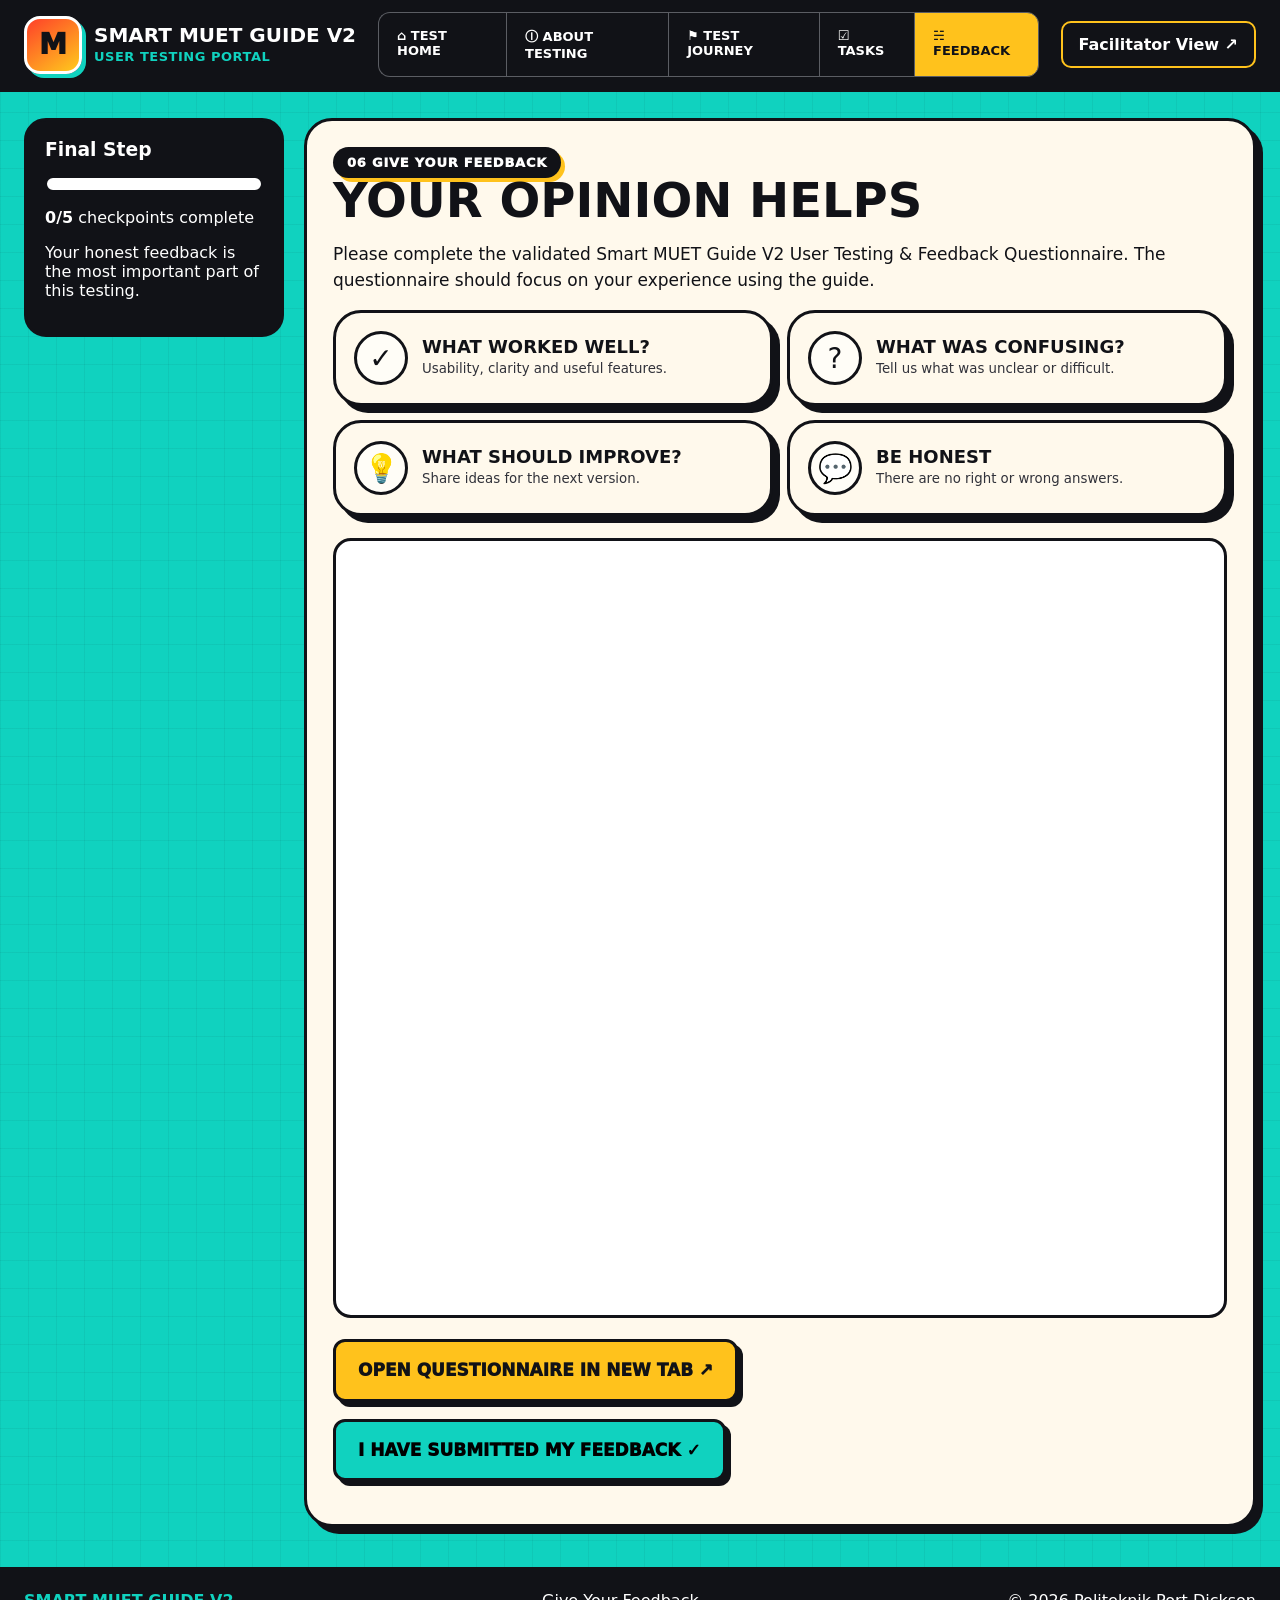
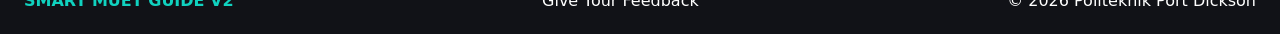
<file: feedback.html>
<!doctype html><html lang="en"><head><meta charset="utf-8"><meta name="viewport" content="width=device-width,initial-scale=1"><title>Feedback — Smart MUET Guide V2</title><link rel="stylesheet" href="css/styles.css"></head><body><header class="site-header"><div class="header-inner"><a class="brand" href="index.html"><div class="logo-box">M</div><div class="brand-copy"><strong>SMART MUET GUIDE V2</strong><span>USER TESTING PORTAL</span></div></a><nav class="nav"><a href="index.html">⌂ Test Home</a><a href="about.html">ⓘ About Testing</a><a href="journey.html">⚑ Test Journey</a><a href="tasks.html">☑ Tasks</a><a class="active" href="feedback.html">☵ Feedback</a></nav><a class="facilitator" href="journey.html">Facilitator View ↗</a></div></header><main class="page"><div class="page-shell"><aside class="side-progress"><h3>Final Step</h3><div class="progressbar"><span data-progress-bar></span></div><p><b data-progress>0/5</b> checkpoints complete</p><p>Your honest feedback is the most important part of this testing.</p></aside><section class="content-card neo-card"><span class="eyebrow">06 Give Your Feedback</span><h1>Your Opinion Helps</h1><p>Please complete the validated Smart MUET Guide V2 User Testing & Feedback Questionnaire. The questionnaire should focus on your experience using the guide.</p><div class="quick-grid" style="grid-template-columns:repeat(2,1fr)"><div class="quick neo-card"><div class="qicon">✓</div><div><strong>What worked well?</strong><small>Usability, clarity and useful features.</small></div></div><div class="quick neo-card"><div class="qicon">?</div><div><strong>What was confusing?</strong><small>Tell us what was unclear or difficult.</small></div></div><div class="quick neo-card"><div class="qicon">💡</div><div><strong>What should improve?</strong><small>Share ideas for the next version.</small></div></div><div class="quick neo-card"><div class="qicon">💬</div><div><strong>Be honest</strong><small>There are no right or wrong answers.</small></div></div></div><div id="formPlaceholder" class="placeholder"><h2>Google Form not connected yet</h2><p>Open <b>app.js</b> and paste the Google Forms <b>embed URL</b> into <code>CONFIG.googleFormEmbedUrl</code>. Once added, the form will appear directly on this page.</p><p>You can also add the normal share URL to <code>CONFIG.googleFormPublicUrl</code>.</p></div><iframe id="googleFormFrame" class="feedback-frame" hidden title="Smart MUET Guide V2 Feedback Questionnaire"></iframe><p><a id="openForm" class="btn" href="#" hidden target="_blank" rel="noopener">Open Questionnaire in New Tab ↗</a></p><p><button class="btn teal" onclick="setDone('feedback',true); alert('Thank you! Your feedback step has been marked complete on this device.')">I Have Submitted My Feedback ✓</button></p></section></div></main><footer class="site-footer"><div class="footer-inner"><div><b>SMART MUET GUIDE V2</b></div><div>Give Your Feedback</div><div>© 2026 Politeknik Port Dickson</div></div></footer><nav class="mobile-tabs"><a href="index.html">⌂<br>HOME</a><a href="journey.html">⚗<br>JOURNEY</a><a href="tasks.html">☑<br>TASKS</a><a class="active" href="feedback.html">💬<br>FEEDBACK</a></nav><script src="js/app.js"></script></body></html>
</file>
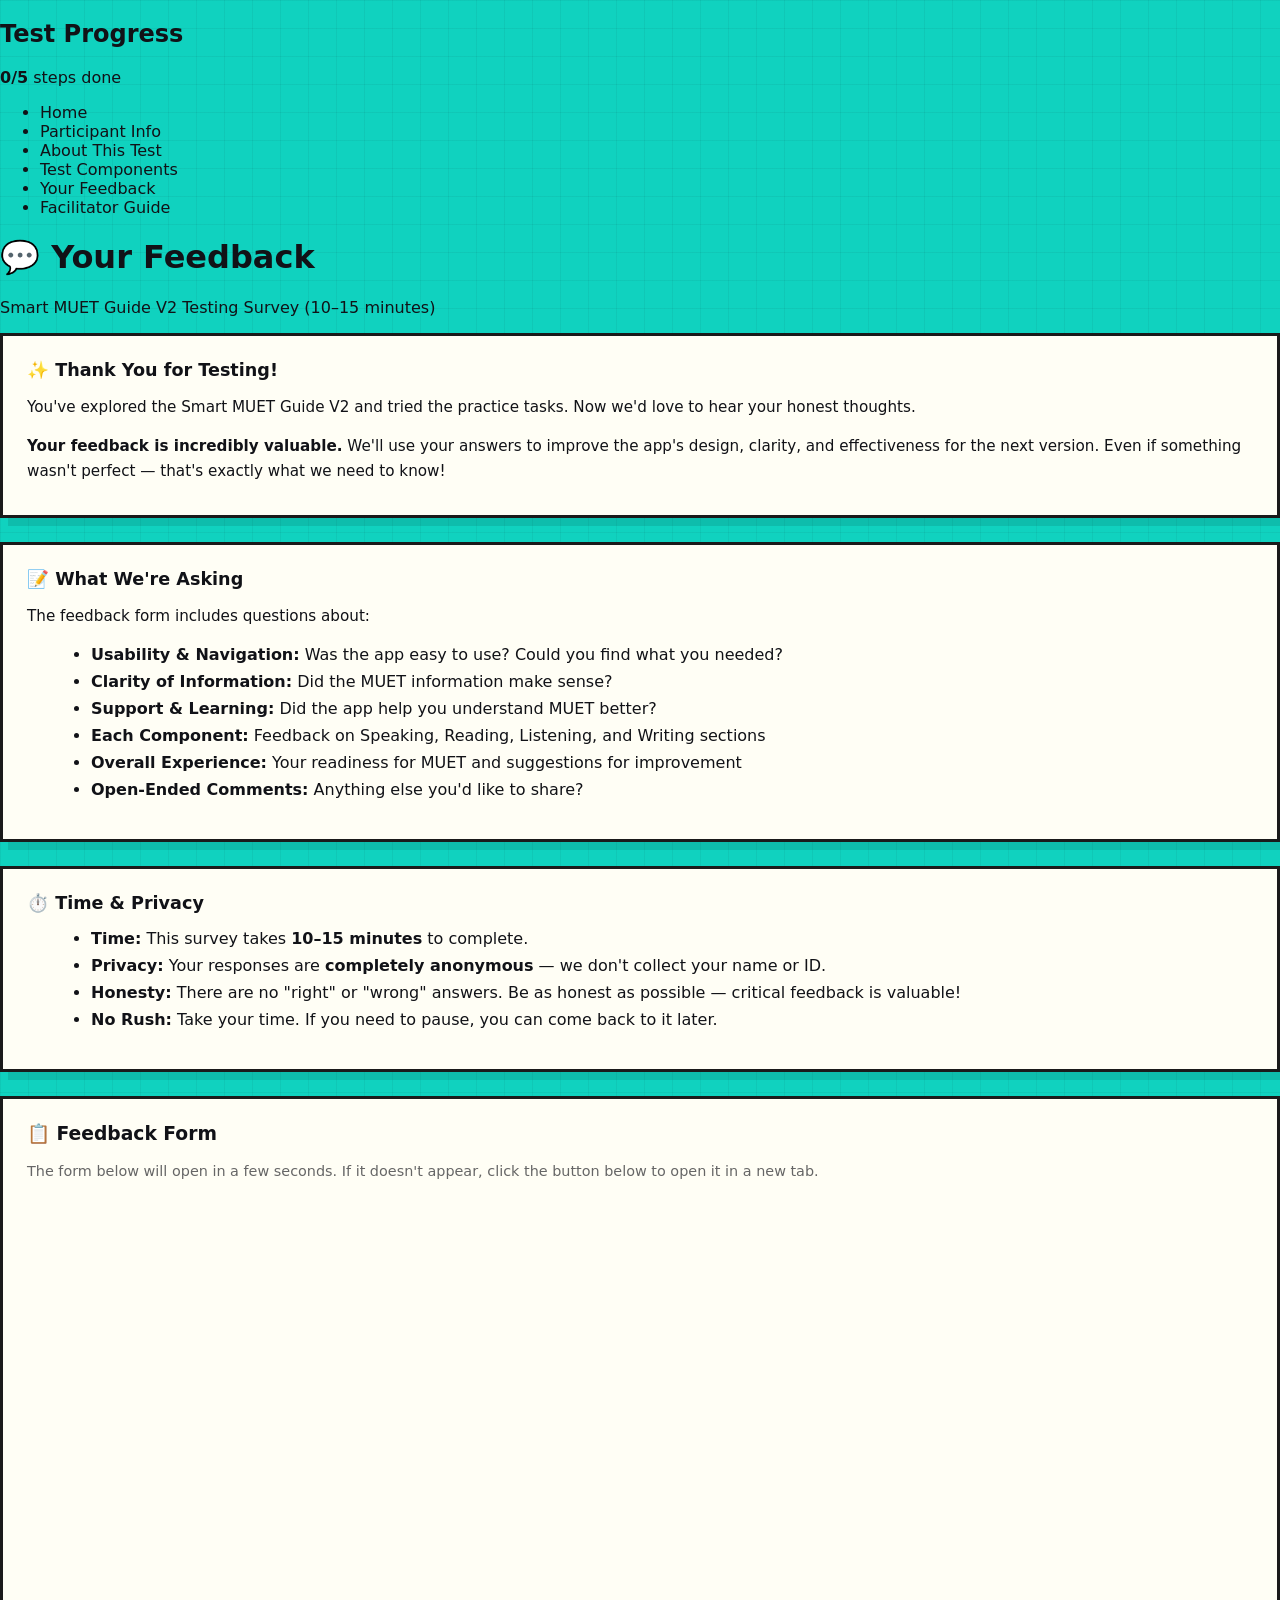
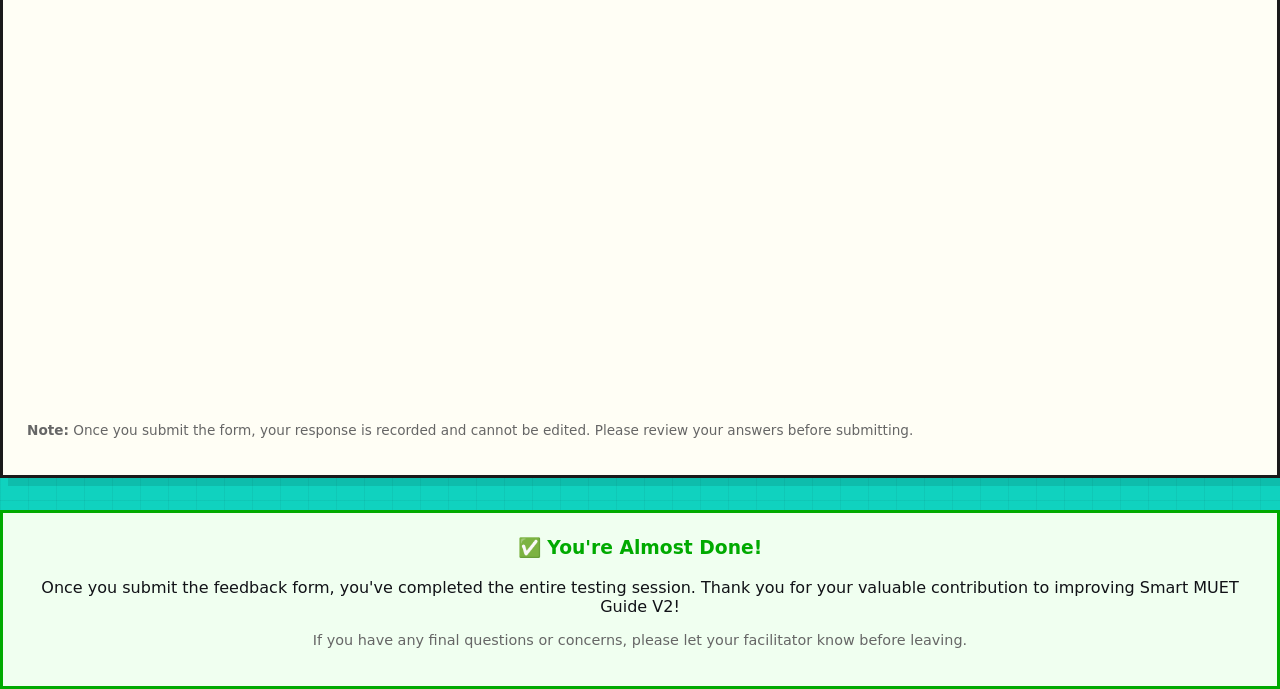
<file: feedback.html.html>
<!DOCTYPE html>
<html lang="en">
<head>
  <meta charset="UTF-8" />
  <meta name="viewport" content="width=device-width, initial-scale=1.0" />
  <title>Your Feedback — Smart MUET Guide V2 Testing</title>
  <link rel="stylesheet" href="css/styles.css" />
  <style>
    .intro-box {
      background: #fffef5;
      border: 3px solid #1a1a1a;
      border-radius: 0;
      padding: 1.5rem;
      margin-bottom: 1.5rem;
      box-shadow: 8px 8px 0 rgba(0,0,0,0.1);
    }
    .intro-box h3 {
      font-weight: 700;
      margin-top: 0;
      margin-bottom: 0.75rem;
      font-size: 1.1rem;
    }
    .intro-box p {
      font-size: 0.95rem;
      line-height: 1.6;
      margin-bottom: 0.5rem;
    }
    .intro-box ul {
      margin-left: 1.5rem;
    }
    .intro-box li {
      margin-bottom: 0.5rem;
    }
    .form-container {
      background: #fffef5;
      border: 3px solid #1a1a1a;
      border-radius: 0;
      padding: 1.5rem;
      box-shadow: 8px 8px 0 rgba(0,0,0,0.1);
      min-height: 600px;
    }
    #googleFormFrame {
      border: none;
      width: 100%;
      min-height: 800px;
    }
    #formPlaceholder {
      padding: 1.5rem;
      background: #e8f0f7;
      border-left: 4px solid #0088cc;
      margin-bottom: 1rem;
    }
    #openForm {
      display: inline-block;
      padding: 0.75rem 1.5rem;
      background: #0088cc;
      color: white;
      text-decoration: none;
      font-weight: 600;
      border: 2px solid #0088cc;
      cursor: pointer;
      margin-top: 1rem;
    }
    #openForm:hover {
      background: #005a99;
      border-color: #005a99;
    }
    .completion-box {
      background: #f0fff0;
      border: 3px solid #00aa00;
      border-radius: 0;
      padding: 1.5rem;
      margin-top: 2rem;
      text-align: center;
      box-shadow: 8px 8px 0 rgba(0,0,0,0.1);
    }
    .completion-box h3 {
      color: #00aa00;
      margin-top: 0;
    }
  </style>
</head>
<body>
  <!-- Sidebar Progress -->
  <aside class="sidebar">
    <div class="sidebar-header">
      <h2>Test Progress</h2>
      <p><strong data-progress>0/5</strong> steps done</p>
    </div>
    <div class="progress-bar-container">
      <div class="progress-bar" data-progress-bar></div>
    </div>
    <nav class="sidebar-nav">
      <ul>
        <li><a href="index.html">Home</a></li>
        <li><a href="journey.html">Participant Info</a></li>
        <li><a href="about.html">About This Test</a></li>
        <li><a href="tasks.html">Test Components</a></li>
        <li class="active"><a href="#feedback">Your Feedback</a></li>
        <li><a href="facilitator.html">Facilitator Guide</a></li>
      </ul>
    </nav>
  </aside>

  <!-- Main Content -->
  <main class="main-content">
    <header class="page-header">
      <h1>💬 Your Feedback</h1>
      <p class="subtitle">Smart MUET Guide V2 Testing Survey (10–15 minutes)</p>
    </header>

    <div class="page-body">

      <!-- Introduction -->
      <section class="intro-box">
        <h3>✨ Thank You for Testing!</h3>
        <p>
          You've explored the Smart MUET Guide V2 and tried the practice tasks. Now we'd love to hear your honest thoughts.
        </p>
        <p>
          <strong>Your feedback is incredibly valuable.</strong> We'll use your answers to improve the app's design, 
          clarity, and effectiveness for the next version. Even if something wasn't perfect — that's exactly what we need to know!
        </p>
      </section>

      <!-- What We're Asking -->
      <section class="intro-box">
        <h3>📝 What We're Asking</h3>
        <p>The feedback form includes questions about:</p>
        <ul>
          <li><strong>Usability & Navigation:</strong> Was the app easy to use? Could you find what you needed?</li>
          <li><strong>Clarity of Information:</strong> Did the MUET information make sense?</li>
          <li><strong>Support & Learning:</strong> Did the app help you understand MUET better?</li>
          <li><strong>Each Component:</strong> Feedback on Speaking, Reading, Listening, and Writing sections</li>
          <li><strong>Overall Experience:</strong> Your readiness for MUET and suggestions for improvement</li>
          <li><strong>Open-Ended Comments:</strong> Anything else you'd like to share?</li>
        </ul>
      </section>

      <!-- Instructions -->
      <section class="intro-box">
        <h3>⏱️ Time & Privacy</h3>
        <ul>
          <li><strong>Time:</strong> This survey takes <strong>10–15 minutes</strong> to complete.</li>
          <li><strong>Privacy:</strong> Your responses are <strong>completely anonymous</strong> — we don't collect your name or ID.</li>
          <li><strong>Honesty:</strong> There are no "right" or "wrong" answers. Be as honest as possible — critical feedback is valuable!</li>
          <li><strong>No Rush:</strong> Take your time. If you need to pause, you can come back to it later.</li>
        </ul>
      </section>

      <!-- Google Form -->
      <section class="form-container">
        <h3 style="margin-top: 0;">📋 Feedback Form</h3>
        <p style="color: #666; font-size: 0.9rem;">
          The form below will open in a few seconds. If it doesn't appear, click the button below to open it in a new tab.
        </p>

        <!-- Embedded Google Form -->
        <iframe id="googleFormFrame" title="Smart MUET Guide V2 Feedback Form" hidden></iframe>

        <!-- Fallback if embed doesn't work -->
        <div id="formPlaceholder" hidden>
          <p>
            <strong>The feedback form didn't load.</strong> No worries! You can still submit your feedback by clicking the button below 
            to open the form in a new tab.
          </p>
          <a id="openForm" href="" target="_blank" hidden>
            📝 Open Feedback Form in New Tab
          </a>
        </div>

        <p style="color: #666; font-size: 0.85rem; margin-top: 1.5rem;">
          <strong>Note:</strong> Once you submit the form, your response is recorded and cannot be edited. 
          Please review your answers before submitting.
        </p>
      </section>

      <!-- Completion Message -->
      <section class="completion-box">
        <h3>✅ You're Almost Done!</h3>
        <p>
          Once you submit the feedback form, you've completed the entire testing session. 
          Thank you for your valuable contribution to improving Smart MUET Guide V2!
        </p>
        <p style="font-size: 0.9rem; color: #666;">
          If you have any final questions or concerns, please let your facilitator know before leaving.
        </p>
      </section>

    </div>
  </main>

  <script src="js/app.js"></script>
</body>
</html>
</file>
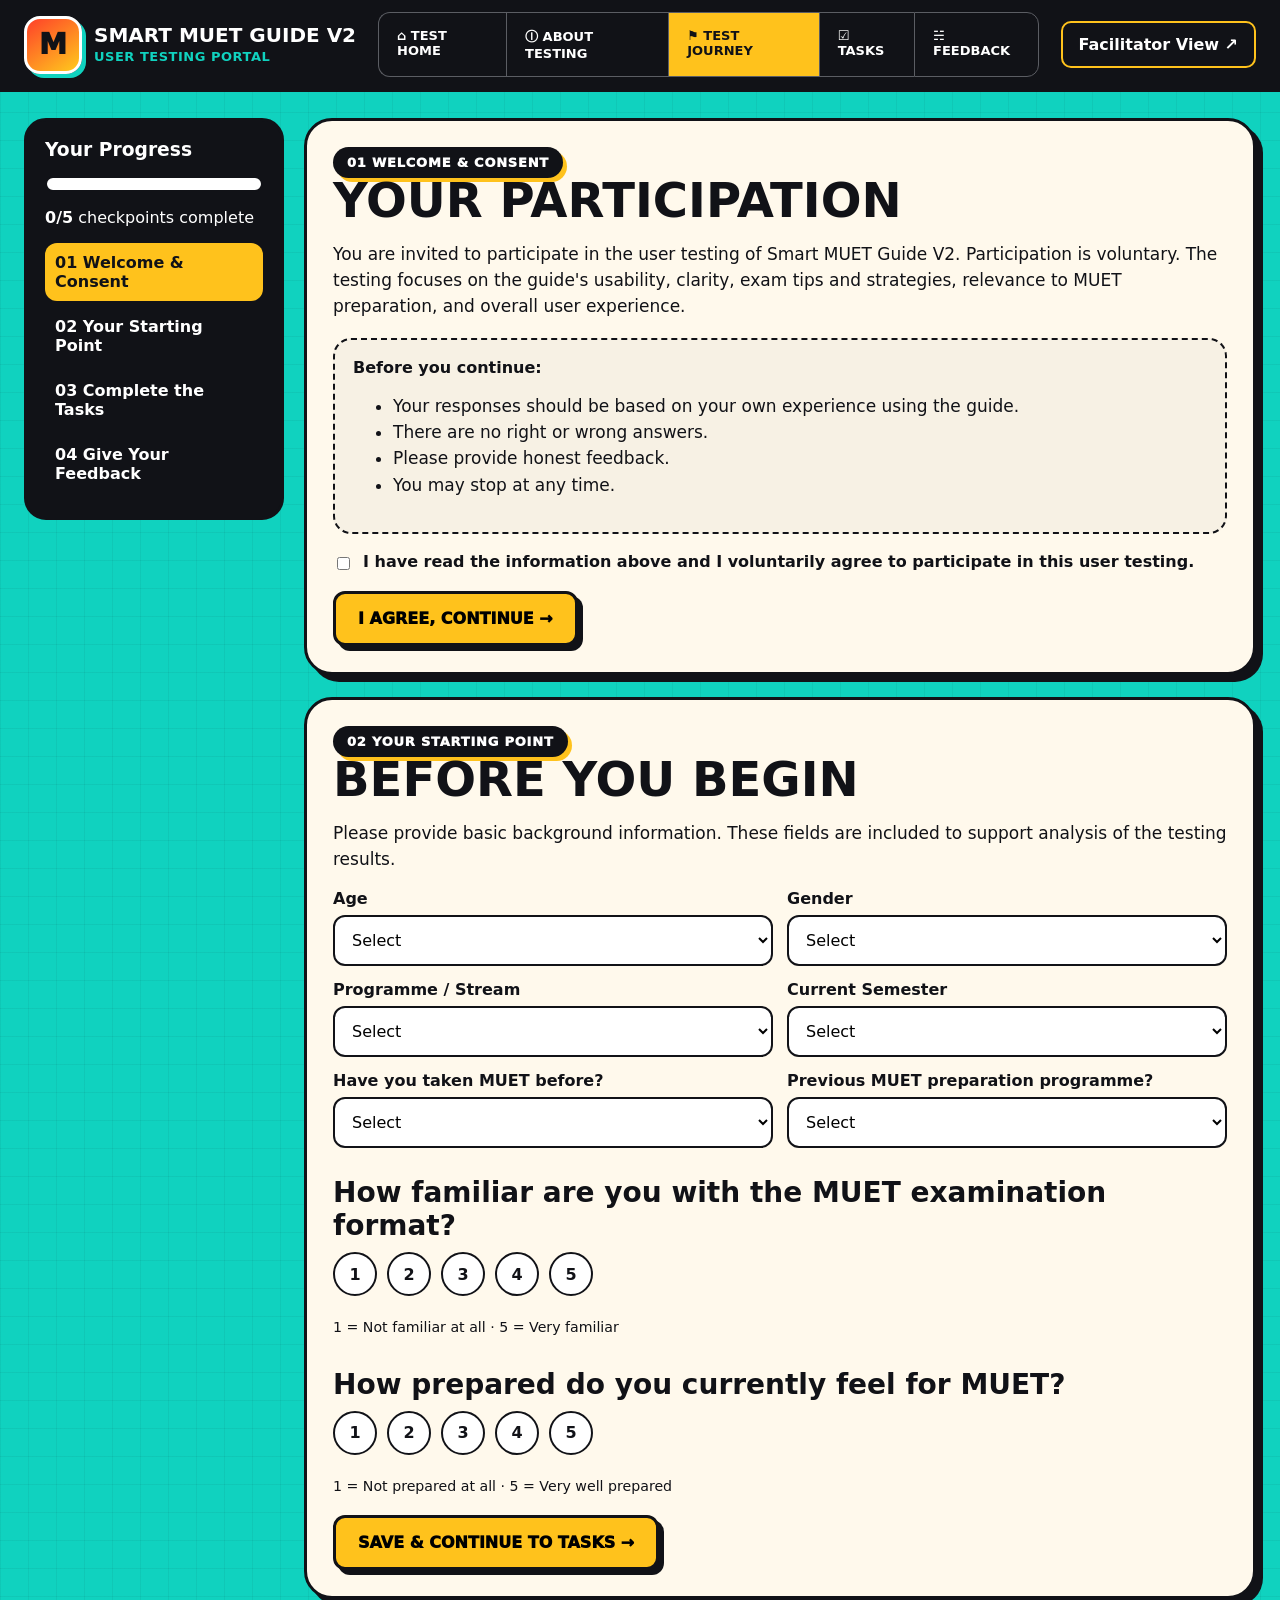
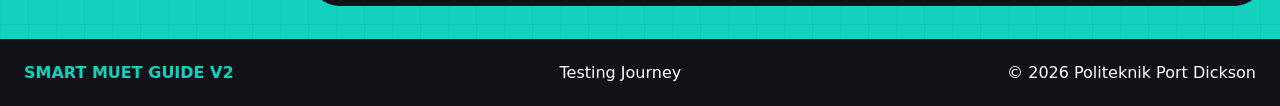
<file: journey.html>
<!doctype html><html lang="en"><head><meta charset="utf-8"><meta name="viewport" content="width=device-width,initial-scale=1"><title>Testing Journey — Smart MUET Guide V2</title><link rel="stylesheet" href="css/styles.css"></head><body><header class="site-header"><div class="header-inner"><a class="brand" href="index.html"><div class="logo-box">M</div><div class="brand-copy"><strong>SMART MUET GUIDE V2</strong><span>USER TESTING PORTAL</span></div></a><nav class="nav"><a href="index.html">⌂ Test Home</a><a href="about.html">ⓘ About Testing</a><a class="active" href="journey.html">⚑ Test Journey</a><a href="tasks.html">☑ Tasks</a><a href="feedback.html">☵ Feedback</a></nav><a class="facilitator" href="journey.html">Facilitator View ↗</a></div></header><main class="page"><div class="page-shell"><aside class="side-progress"><h3>Your Progress</h3><div class="progressbar"><span data-progress-bar></span></div><p><b data-progress>0/5</b> checkpoints complete</p><a class="active" href="#consent">01 Welcome &amp; Consent</a><a href="#baseline">02 Your Starting Point</a><a href="tasks.html">03 Complete the Tasks</a><a href="feedback.html">04 Give Your Feedback</a></aside><div><section id="consent" class="content-card neo-card" style="margin-bottom:22px"><span class="eyebrow">01 Welcome & Consent</span><h1>Your Participation</h1><p>You are invited to participate in the user testing of Smart MUET Guide V2. Participation is voluntary. The testing focuses on the guide's usability, clarity, exam tips and strategies, relevance to MUET preparation, and overall user experience.</p><div class="consent-box"><b>Before you continue:</b><ul><li>Your responses should be based on your own experience using the guide.</li><li>There are no right or wrong answers.</li><li>Please provide honest feedback.</li><li>You may stop at any time.</li></ul></div><form id="consentForm"><label style="display:flex;gap:10px;align-items:flex-start;font-weight:900"><input id="consentAgree" type="checkbox" style="margin-top:5px"> I have read the information above and I voluntarily agree to participate in this user testing.</label><button class="btn" type="submit" style="margin-top:18px">I Agree, Continue →</button></form></section><section id="baseline" class="content-card neo-card"><span class="eyebrow">02 Your Starting Point</span><h1>Before You Begin</h1><p>Please provide basic background information. These fields are included to support analysis of the testing results.</p><form id="baselineForm"><div class="form-grid"><div class="field"><label>Age</label><select required><option value="">Select</option><option>17</option><option>18</option><option>19</option><option>20</option><option>21 or above</option></select></div><div class="field"><label>Gender</label><select required><option value="">Select</option><option>Male</option><option>Female</option><option>Prefer not to say</option></select></div><div class="field"><label>Programme / Stream</label><select required><option value="">Select</option><option>Science</option><option>Engineering</option><option>Accounting</option><option>Professional Accounting</option><option>Other</option></select></div><div class="field"><label>Current Semester</label><select required><option value="">Select</option><option>Semester I</option><option>Semester II</option></select></div><div class="field"><label>Have you taken MUET before?</label><select required><option value="">Select</option><option>Yes</option><option>No</option></select></div><div class="field"><label>Previous MUET preparation programme?</label><select required><option value="">Select</option><option>Yes</option><option>No</option></select></div></div><h2>How familiar are you with the MUET examination format?</h2><div class="scale-row"><label class="scale-choice"><input type="radio" name="familiar" required value="1">1</label><label class="scale-choice"><input type="radio" name="familiar" value="2">2</label><label class="scale-choice"><input type="radio" name="familiar" value="3">3</label><label class="scale-choice"><input type="radio" name="familiar" value="4">4</label><label class="scale-choice"><input type="radio" name="familiar" value="5">5</label></div><p><small>1 = Not familiar at all · 5 = Very familiar</small></p><h2>How prepared do you currently feel for MUET?</h2><div class="scale-row"><label class="scale-choice"><input type="radio" name="prepared" required value="1">1</label><label class="scale-choice"><input type="radio" name="prepared" value="2">2</label><label class="scale-choice"><input type="radio" name="prepared" value="3">3</label><label class="scale-choice"><input type="radio" name="prepared" value="4">4</label><label class="scale-choice"><input type="radio" name="prepared" value="5">5</label></div><p><small>1 = Not prepared at all · 5 = Very well prepared</small></p><button class="btn" type="submit">Save & Continue to Tasks →</button></form></section></div></div></main><footer class="site-footer"><div class="footer-inner"><div><b>SMART MUET GUIDE V2</b></div><div>Testing Journey</div><div>© 2026 Politeknik Port Dickson</div></div></footer><nav class="mobile-tabs"><a href="index.html">⌂<br>HOME</a><a class="active" href="journey.html">⚗<br>JOURNEY</a><a href="tasks.html">☑<br>TASKS</a><a href="feedback.html">💬<br>FEEDBACK</a></nav><script src="js/app.js"></script></body></html>
</file>
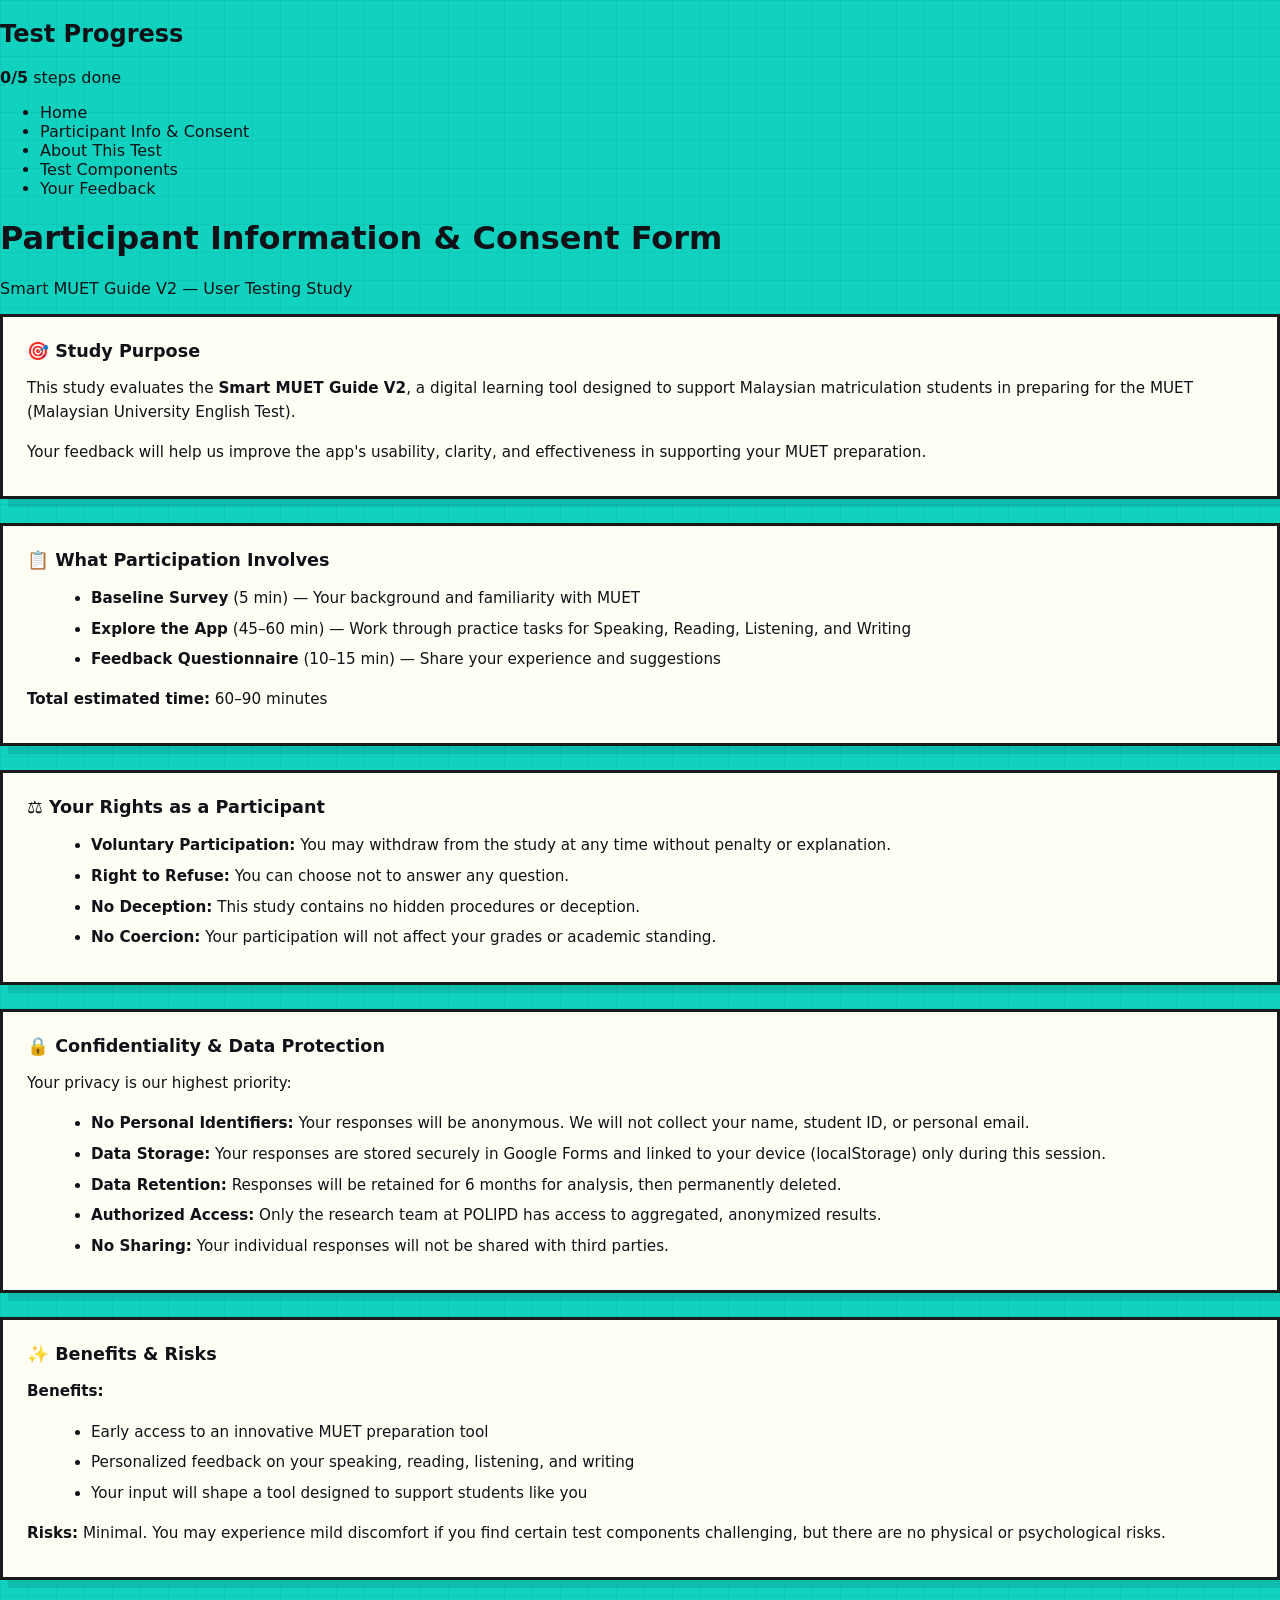
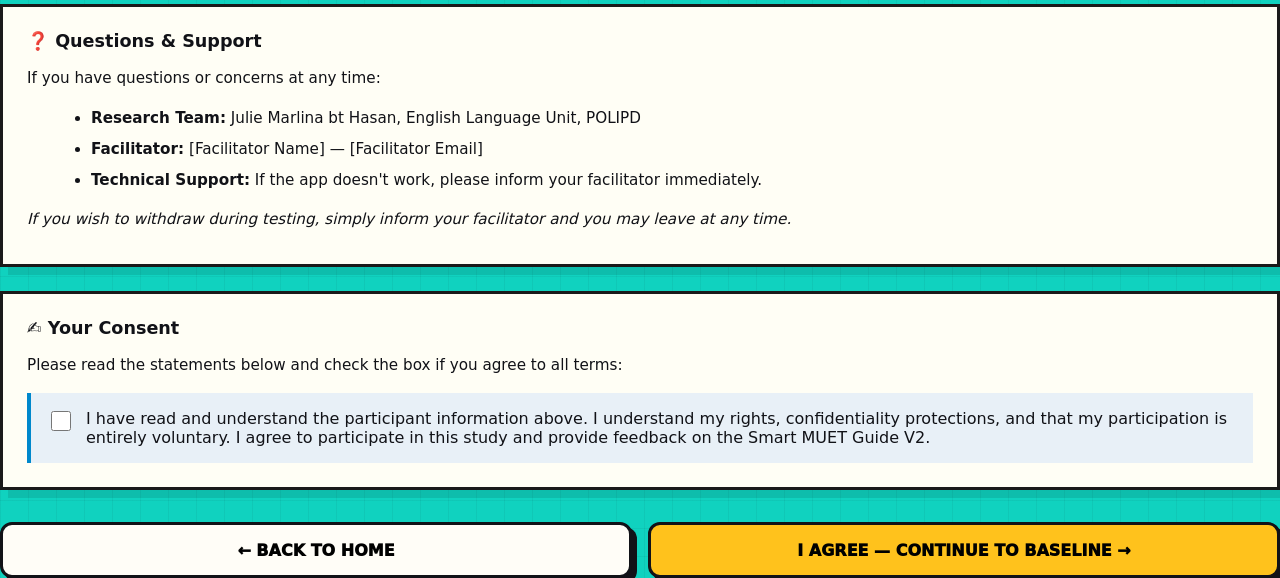
<file: journey.html.html>
<!DOCTYPE html>
<html lang="en">
<head>
  <meta charset="UTF-8" />
  <meta name="viewport" content="width=device-width, initial-scale=1.0" />
  <title>Participant Information & Consent — Smart MUET Guide V2 Testing</title>
  <link rel="stylesheet" href="css/styles.css" />
  <style>
    .consent-section {
      background: #fffef5;
      border: 3px solid #1a1a1a;
      border-radius: 0;
      padding: 1.5rem;
      margin-bottom: 1.5rem;
      box-shadow: 8px 8px 0 rgba(0,0,0,0.1);
    }
    .consent-section h3 {
      font-weight: 700;
      margin-top: 0;
      margin-bottom: 0.75rem;
      font-size: 1.1rem;
    }
    .consent-section p, .consent-section li {
      font-size: 0.95rem;
      line-height: 1.6;
      margin-bottom: 0.5rem;
    }
    .consent-section ul {
      margin-left: 1.5rem;
      margin-bottom: 0.5rem;
    }
    .consent-section li {
      margin-bottom: 0.4rem;
    }
    .checkbox-wrapper {
      display: flex;
      gap: 0.75rem;
      margin-top: 1rem;
      padding: 1rem;
      background: #e8f0f7;
      border-left: 4px solid #0088cc;
    }
    .checkbox-wrapper input[type="checkbox"] {
      flex-shrink: 0;
      width: 20px;
      height: 20px;
      margin-top: 2px;
      cursor: pointer;
    }
    .checkbox-wrapper label {
      cursor: pointer;
      font-weight: 500;
      margin: 0;
    }
    .button-group {
      display: flex;
      gap: 1rem;
      margin-top: 2rem;
      flex-wrap: wrap;
    }
    .button-group button {
      flex: 1;
      min-width: 150px;
    }
  </style>
</head>
<body>
  <!-- Sidebar Progress -->
  <aside class="sidebar">
    <div class="sidebar-header">
      <h2>Test Progress</h2>
      <p><strong data-progress>0/5</strong> steps done</p>
    </div>
    <div class="progress-bar-container">
      <div class="progress-bar" data-progress-bar></div>
    </div>
    <nav class="sidebar-nav">
      <ul>
        <li><a href="index.html">Home</a></li>
        <li class="active"><a href="#journey">Participant Info &amp; Consent</a></li>
        <li><a href="about.html">About This Test</a></li>
        <li><a href="tasks.html">Test Components</a></li>
        <li><a href="feedback.html">Your Feedback</a></li>
      </ul>
    </nav>
  </aside>

  <!-- Main Content -->
  <main class="main-content">
    <header class="page-header">
      <h1>Participant Information & Consent Form</h1>
      <p class="subtitle">Smart MUET Guide V2 — User Testing Study</p>
    </header>

    <div class="page-body">
      <form id="consentForm" class="consent-form">
        
        <!-- Section 1: Study Purpose -->
        <section class="consent-section">
          <h3>🎯 Study Purpose</h3>
          <p>
            This study evaluates the <strong>Smart MUET Guide V2</strong>, a digital learning tool designed 
            to support Malaysian matriculation students in preparing for the MUET (Malaysian University English Test).
          </p>
          <p>
            Your feedback will help us improve the app's usability, clarity, and effectiveness in supporting your MUET preparation.
          </p>
        </section>

        <!-- Section 2: What You'll Do -->
        <section class="consent-section">
          <h3>📋 What Participation Involves</h3>
          <ul>
            <li><strong>Baseline Survey</strong> (5 min) — Your background and familiarity with MUET</li>
            <li><strong>Explore the App</strong> (45–60 min) — Work through practice tasks for Speaking, Reading, Listening, and Writing</li>
            <li><strong>Feedback Questionnaire</strong> (10–15 min) — Share your experience and suggestions</li>
          </ul>
          <p><strong>Total estimated time:</strong> 60–90 minutes</p>
        </section>

        <!-- Section 3: Your Rights -->
        <section class="consent-section">
          <h3>⚖️ Your Rights as a Participant</h3>
          <ul>
            <li><strong>Voluntary Participation:</strong> You may withdraw from the study at any time without penalty or explanation.</li>
            <li><strong>Right to Refuse:</strong> You can choose not to answer any question.</li>
            <li><strong>No Deception:</strong> This study contains no hidden procedures or deception.</li>
            <li><strong>No Coercion:</strong> Your participation will not affect your grades or academic standing.</li>
          </ul>
        </section>

        <!-- Section 4: Confidentiality & Data Security -->
        <section class="consent-section">
          <h3>🔒 Confidentiality &amp; Data Protection</h3>
          <p>Your privacy is our highest priority:</p>
          <ul>
            <li><strong>No Personal Identifiers:</strong> Your responses will be anonymous. We will not collect your name, student ID, or personal email.</li>
            <li><strong>Data Storage:</strong> Your responses are stored securely in Google Forms and linked to your device (localStorage) only during this session.</li>
            <li><strong>Data Retention:</strong> Responses will be retained for 6 months for analysis, then permanently deleted.</li>
            <li><strong>Authorized Access:</strong> Only the research team at POLIPD has access to aggregated, anonymized results.</li>
            <li><strong>No Sharing:</strong> Your individual responses will not be shared with third parties.</li>
          </ul>
        </section>

        <!-- Section 5: Study Benefits & Risks -->
        <section class="consent-section">
          <h3>✨ Benefits &amp; Risks</h3>
          <p><strong>Benefits:</strong></p>
          <ul>
            <li>Early access to an innovative MUET preparation tool</li>
            <li>Personalized feedback on your speaking, reading, listening, and writing</li>
            <li>Your input will shape a tool designed to support students like you</li>
          </ul>
          <p><strong>Risks:</strong> Minimal. You may experience mild discomfort if you find certain test components challenging, but there are no physical or psychological risks.</p>
        </section>

        <!-- Section 6: Questions & Support -->
        <section class="consent-section">
          <h3>❓ Questions &amp; Support</h3>
          <p>If you have questions or concerns at any time:</p>
          <ul>
            <li><strong>Research Team:</strong> Julie Marlina bt Hasan, English Language Unit, POLIPD</li>
            <li><strong>Facilitator:</strong> [Facilitator Name] — [Facilitator Email]</li>
            <li><strong>Technical Support:</strong> If the app doesn't work, please inform your facilitator immediately.</li>
          </ul>
          <p><em>If you wish to withdraw during testing, simply inform your facilitator and you may leave at any time.</em></p>
        </section>

        <!-- Section 7: Informed Consent -->
        <section class="consent-section">
          <h3>✍️ Your Consent</h3>
          <p>Please read the statements below and check the box if you agree to all terms:</p>
          
          <div class="checkbox-wrapper">
            <input type="checkbox" id="consentAgree" required />
            <label for="consentAgree">
              I have read and understand the participant information above. I understand my rights, 
              confidentiality protections, and that my participation is entirely voluntary. I agree to participate 
              in this study and provide feedback on the Smart MUET Guide V2.
            </label>
          </div>
        </section>

        <!-- Action Buttons -->
        <div class="button-group">
          <button type="button" class="btn btn-secondary" onclick="location.href='index.html'">
            ← Back to Home
          </button>
          <button type="submit" class="btn btn-primary">
            I Agree — Continue to Baseline →
          </button>
        </div>
      </form>

      <!-- Baseline Form (collapsible) -->
      <section id="baseline" class="consent-section" style="margin-top: 3rem; display: none;">
        <h2>📊 Baseline Survey</h2>
        <p class="subtitle">Help us understand your MUET experience (5 minutes)</p>
        
        <form id="baselineForm" style="margin-top: 1.5rem;">
          <div class="form-group">
            <label for="programme"><strong>Your Programme:</strong></label>
            <select id="programme" name="programme" required>
              <option value="">— Select your programme —</option>
              <option value="engineering">Diploma in Engineering</option>
              <option value="business">Diploma in Business Management</option>
              <option value="hospitality">Diploma in Hospitality</option>
              <option value="maritime">Diploma in Maritime Operations</option>
              <option value="other">Other</option>
            </select>
          </div>

          <div class="form-group">
            <label for="semester"><strong>Current Semester:</strong></label>
            <select id="semester" name="semester" required>
              <option value="">— Select your semester —</option>
              <option value="1">Semester 1</option>
              <option value="2">Semester 2</option>
              <option value="3">Semester 3+</option>
            </select>
          </div>

          <div class="form-group">
            <label><strong>How familiar are you with MUET?</strong></label>
            <div style="margin-top: 0.5rem;">
              <label style="display: flex; align-items: center; margin-bottom: 0.5rem;">
                <input type="radio" name="familiar" value="never" required />
                <span style="margin-left: 0.5rem;">Never heard of it / Very new</span>
              </label>
              <label style="display: flex; align-items: center; margin-bottom: 0.5rem;">
                <input type="radio" name="familiar" value="somewhat" />
                <span style="margin-left: 0.5rem;">Somewhat familiar (learnt basics)</span>
              </label>
              <label style="display: flex; align-items: center;">
                <input type="radio" name="familiar" value="very" />
                <span style="margin-left: 0.5rem;">Very familiar (have studied / taken it)</span>
              </label>
            </div>
          </div>

          <div class="form-group">
            <label><strong>How prepared do you feel for MUET?</strong></label>
            <div style="margin-top: 0.5rem;">
              <label style="display: flex; align-items: center; margin-bottom: 0.5rem;">
                <input type="radio" name="prepared" value="unprepared" required />
                <span style="margin-left: 0.5rem;">Not prepared yet</span>
              </label>
              <label style="display: flex; align-items: center; margin-bottom: 0.5rem;">
                <input type="radio" name="prepared" value="somewhat" />
                <span style="margin-left: 0.5rem;">Somewhat prepared</span>
              </label>
              <label style="display: flex; align-items: center;">
                <input type="radio" name="prepared" value="confident" />
                <span style="margin-left: 0.5rem;">Confident and ready</span>
              </label>
            </div>
          </div>

          <div class="button-group">
            <button type="button" class="btn btn-secondary" onclick="document.querySelector('#baseline').style.display='none'">
              Hide This Section
            </button>
            <button type="submit" class="btn btn-primary">
              Save Baseline & Go to Tasks →
            </button>
          </div>
        </form>
      </section>
    </div>
  </main>

  <script src="js/app.js"></script>
  <script>
    // Show baseline form when consent is submitted
    document.addEventListener("DOMContentLoaded", () => {
      const s = loadState();
      if (s.consent) {
        document.querySelector("#baseline").style.display = "block";
      }
      
      // Check for anchor link
      if (location.hash === "#baseline") {
        document.querySelector("#baseline").style.display = "block";
        document.querySelector("#baseline").scrollIntoView({ behavior: "smooth" });
      }
    });
  </script>
</body>
</html>
</file>
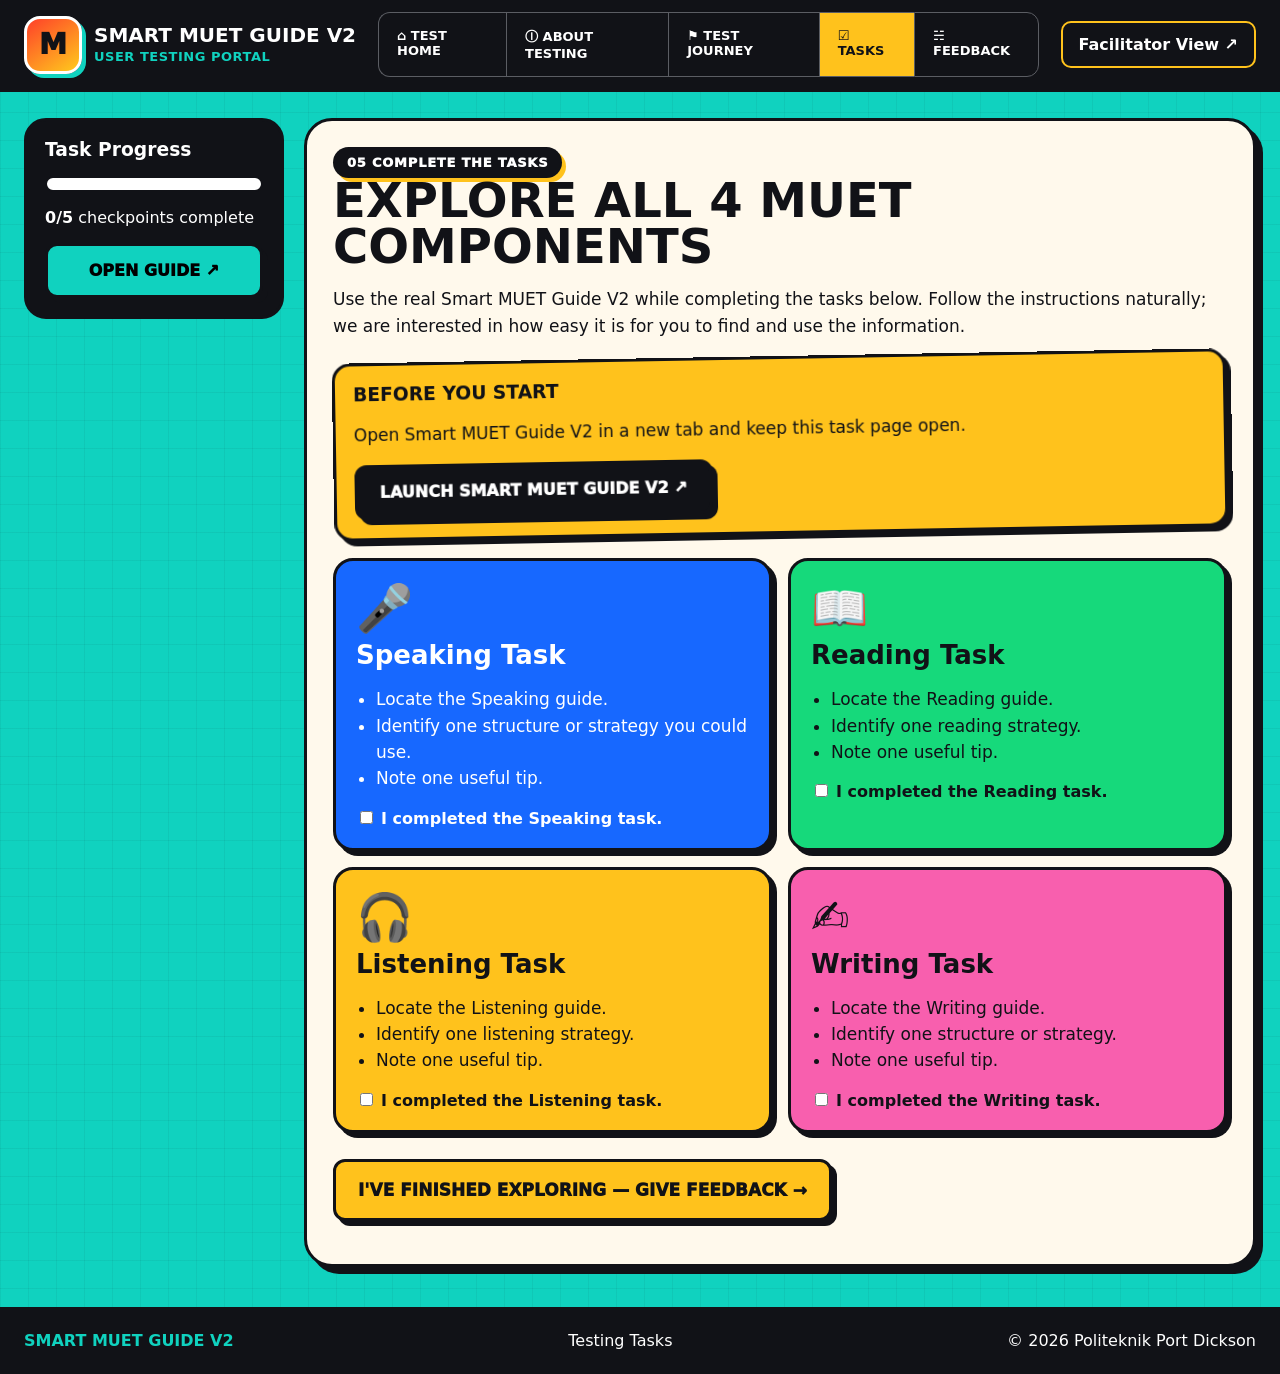
<file: tasks.html>
<!doctype html><html lang="en"><head><meta charset="utf-8"><meta name="viewport" content="width=device-width,initial-scale=1"><title>Testing Tasks — Smart MUET Guide V2</title><link rel="stylesheet" href="css/styles.css"></head><body><header class="site-header"><div class="header-inner"><a class="brand" href="index.html"><div class="logo-box">M</div><div class="brand-copy"><strong>SMART MUET GUIDE V2</strong><span>USER TESTING PORTAL</span></div></a><nav class="nav"><a href="index.html">⌂ Test Home</a><a href="about.html">ⓘ About Testing</a><a href="journey.html">⚑ Test Journey</a><a class="active" href="tasks.html">☑ Tasks</a><a href="feedback.html">☵ Feedback</a></nav><a class="facilitator" href="journey.html">Facilitator View ↗</a></div></header><main class="page"><div class="page-shell"><aside class="side-progress"><h3>Task Progress</h3><div class="progressbar"><span data-progress-bar></span></div><p><b data-progress>0/5</b> checkpoints complete</p><button class="btn teal" data-launch-guide style="width:100%">Open Guide ↗</button></aside><section class="content-card neo-card"><span class="eyebrow">05 Complete the Tasks</span><h1>Explore All 4 MUET Components</h1><p>Use the real Smart MUET Guide V2 while completing the tasks below. Follow the instructions naturally; we are interested in how easy it is for you to find and use the information.</p><div class="note"><h3>Before you start</h3><p>Open Smart MUET Guide V2 in a new tab and keep this task page open.</p><button class="btn dark" data-launch-guide>Launch Smart MUET Guide V2 ↗</button></div><div class="task-grid" style="margin-top:24px"><article class="task-card blue"><div class="big-icon">🎤</div><h3>Speaking Task</h3><ul><li>Locate the Speaking guide.</li><li>Identify one structure or strategy you could use.</li><li>Note one useful tip.</li></ul><label><input type="checkbox" data-task="speaking"> <b>I completed the Speaking task.</b></label></article><article class="task-card green"><div class="big-icon">📖</div><h3>Reading Task</h3><ul><li>Locate the Reading guide.</li><li>Identify one reading strategy.</li><li>Note one useful tip.</li></ul><label><input type="checkbox" data-task="reading"> <b>I completed the Reading task.</b></label></article><article class="task-card yellow"><div class="big-icon">🎧</div><h3>Listening Task</h3><ul><li>Locate the Listening guide.</li><li>Identify one listening strategy.</li><li>Note one useful tip.</li></ul><label><input type="checkbox" data-task="listening"> <b>I completed the Listening task.</b></label></article><article class="task-card pink"><div class="big-icon">✍️</div><h3>Writing Task</h3><ul><li>Locate the Writing guide.</li><li>Identify one structure or strategy.</li><li>Note one useful tip.</li></ul><label><input type="checkbox" data-task="writing"> <b>I completed the Writing task.</b></label></article></div><p style="margin-top:26px"><a class="btn" href="feedback.html">I've Finished Exploring — Give Feedback →</a></p></section></div></main><footer class="site-footer"><div class="footer-inner"><div><b>SMART MUET GUIDE V2</b></div><div>Testing Tasks</div><div>© 2026 Politeknik Port Dickson</div></div></footer><nav class="mobile-tabs"><a href="index.html">⌂<br>HOME</a><a href="journey.html">⚗<br>JOURNEY</a><a class="active" href="tasks.html">☑<br>TASKS</a><a href="feedback.html">💬<br>FEEDBACK</a></nav><script src="js/app.js"></script></body></html>
</file>
<file: css/styles.css>
:root{--teal:#10d2bf;--ink:#111217;--cream:#fff9ec;--paper:#fffdf7;--yellow:#ffc21c;--blue:#1768ff;--green:#16d97b;--pink:#f85fae;--border:3px solid var(--ink);--shadow:7px 7px 0 var(--ink);--radius:28px;--max:1440px}*{box-sizing:border-box}html{scroll-behavior:smooth}body{margin:0;font-family:Inter,ui-sans-serif,system-ui,-apple-system,BlinkMacSystemFont,"Segoe UI",sans-serif;color:var(--ink);background:linear-gradient(rgba(17,18,23,.05) 1px,transparent 1px),linear-gradient(90deg,rgba(17,18,23,.05) 1px,transparent 1px),var(--teal);background-size:28px 28px}a{color:inherit;text-decoration:none}button,input,select{font:inherit}.site-header{position:sticky;top:0;z-index:50;background:var(--ink);color:white;border-bottom:3px solid var(--ink)}.header-inner{max-width:var(--max);margin:auto;display:grid;grid-template-columns:auto 1fr auto;align-items:center;gap:22px;padding:12px 24px}.brand{display:flex;align-items:center;gap:12px;min-width:max-content}.logo-box{width:58px;height:58px;border:3px solid #fff;border-radius:16px;background:linear-gradient(145deg,#ff4029,#ffca1d);box-shadow:4px 4px 0 var(--teal);display:grid;place-items:center;font-weight:1000;font-size:28px;color:var(--ink)}.brand-copy strong{display:block;font-size:20px;line-height:1}.brand-copy span{display:block;color:var(--teal);font-size:13px;font-weight:900;letter-spacing:.04em;margin-top:4px}.nav{display:flex;justify-content:center}.nav a{padding:15px 18px;border:1px solid #5b5d63;border-right:0;font-weight:900;font-size:13px;text-transform:uppercase;background:#111217}.nav a:first-child{border-radius:12px 0 0 12px}.nav a:last-child{border-right:1px solid #5b5d63;border-radius:0 12px 12px 0}.nav a.active,.nav a:hover{background:var(--yellow);color:var(--ink)}.facilitator{border:2px solid var(--yellow);padding:12px 16px;border-radius:10px;font-weight:900}.page{max-width:var(--max);margin:auto;padding:26px 24px 40px}.neo-card{background:var(--cream);border:var(--border);border-radius:var(--radius);box-shadow:var(--shadow)}.hero{display:grid;grid-template-columns:1.15fr .85fr;gap:18px;padding:24px;margin-bottom:22px;overflow:hidden}.eyebrow{display:inline-block;background:var(--ink);color:white;border-radius:999px;padding:8px 14px;font-size:13px;font-weight:1000;text-transform:uppercase;letter-spacing:.06em;box-shadow:4px 4px 0 var(--yellow)}.hero h1,.page-title{margin:14px 0 10px;font-size:clamp(46px,7vw,92px);line-height:.88;letter-spacing:-.055em;text-transform:uppercase;font-weight:1000}.hero h1 span{display:inline-block;background:var(--teal);padding:4px 12px 7px;border:3px solid var(--ink);border-radius:10px;box-shadow:5px 5px 0 var(--ink)}.hero p{font-size:20px;max-width:720px;line-height:1.45}.hero-visual{position:relative;min-height:390px;background:linear-gradient(135deg,#6f2cff,#8a32ff);border:var(--border);border-radius:24px;box-shadow:var(--shadow);overflow:hidden;padding:18px}.browser{position:absolute;left:7%;right:5%;top:12%;background:var(--paper);border:var(--border);border-radius:20px;box-shadow:var(--shadow);overflow:hidden;transform:rotate(1deg)}.browser-bar{height:38px;background:var(--ink);display:flex;gap:7px;align-items:center;padding:0 14px}.dot{width:11px;height:11px;border-radius:50%;display:block}.dot:nth-child(1){background:var(--pink)}.dot:nth-child(2){background:var(--yellow)}.dot:nth-child(3){background:var(--green)}.browser-content{padding:22px}.browser-content h3{margin:0 0 14px;font-size:24px}.component-grid{display:grid;grid-template-columns:repeat(4,1fr);gap:10px}.component-mini{min-height:110px;border:2px solid var(--ink);border-radius:14px;box-shadow:4px 4px 0 var(--ink);display:flex;flex-direction:column;align-items:center;justify-content:center;font-weight:1000;text-transform:uppercase}.component-mini .icon{font-size:36px}.blue{background:var(--blue);color:#fff}.green{background:var(--green)}.yellow{background:var(--yellow)}.pink{background:var(--pink)}.sticky{position:absolute;right:6%;top:2%;background:var(--pink);border:var(--border);box-shadow:5px 5px 0 var(--ink);padding:12px 15px;font-size:20px;font-weight:1000;line-height:1.05;transform:rotate(4deg);z-index:4}.btn{display:inline-flex;align-items:center;justify-content:center;gap:12px;border:var(--border);border-radius:12px;background:var(--yellow);box-shadow:5px 5px 0 var(--ink);padding:15px 22px;font-weight:1000;text-transform:uppercase;cursor:pointer}.btn:hover{transform:translate(2px,2px);box-shadow:3px 3px 0 var(--ink)}.btn.dark{background:var(--ink);color:white}.btn.teal{background:var(--teal)}.quick-grid{display:grid;grid-template-columns:repeat(4,1fr);gap:14px;margin-bottom:22px}.quick{padding:18px;display:grid;grid-template-columns:56px 1fr;gap:12px;align-items:center}.quick .qicon{width:54px;height:54px;border:var(--border);border-radius:50%;display:grid;place-items:center;background:var(--paper);font-size:28px}.quick strong{display:block;font-size:18px;text-transform:uppercase;line-height:1}.quick small{display:block;margin-top:5px;line-height:1.25;color:#31323a}.section-label{display:inline-flex;align-items:center;gap:8px;background:var(--ink);color:white;border-radius:999px;padding:9px 15px;font-weight:1000;text-transform:uppercase;box-shadow:4px 4px 0 var(--yellow);margin:0 0 14px}.journey-wrap{padding:18px;margin-bottom:24px}.journey{display:grid;grid-template-columns:repeat(7,1fr);gap:10px}.step{border:2px solid var(--ink);border-radius:18px;background:var(--paper);padding:14px;min-height:210px;position:relative}.step.current{background:#fdf7de;box-shadow:4px 4px 0 var(--ink)}.step-num{width:42px;height:42px;border:3px solid var(--ink);border-radius:50%;display:grid;place-items:center;font-weight:1000;margin-bottom:12px;background:var(--teal)}.step:nth-child(2) .step-num{background:var(--blue);color:white}.step:nth-child(3) .step-num{background:var(--green)}.step:nth-child(4) .step-num{background:var(--yellow)}.step:nth-child(5) .step-num{background:var(--pink)}.step:nth-child(6) .step-num{background:var(--blue);color:white}.step:nth-child(7) .step-num{background:var(--green)}.step h4{margin:0 0 8px;font-size:16px;text-transform:uppercase}.step p{margin:0;font-size:13px;line-height:1.35}.lock{position:absolute;right:12px;top:12px}.component-cards{display:grid;grid-template-columns:repeat(4,1fr);gap:14px}.component-card{border:var(--border);border-radius:20px;box-shadow:var(--shadow);padding:20px;min-height:190px}.component-card h3{margin:6px 0 8px;text-transform:uppercase;font-size:25px}.component-card p{margin:0 0 18px;line-height:1.35}.big-icon{font-size:46px}.cta-grid{display:grid;grid-template-columns:1fr .65fr;gap:18px;align-items:stretch;margin:22px 0}.cta-card{padding:24px}.note{background:var(--yellow);border:var(--border);border-radius:18px;box-shadow:5px 5px 0 var(--ink);padding:18px;transform:rotate(-1deg)}.note h3{margin:0 0 8px;text-transform:uppercase}.note ul{padding-left:20px;margin:8px 0 0}.note li{margin:8px 0}.page-shell{display:grid;grid-template-columns:260px 1fr;gap:20px}.side-progress{position:sticky;top:100px;height:max-content;padding:18px;background:var(--ink);color:white;border-radius:22px;border:3px solid var(--ink)}.side-progress h3{margin:0 0 16px}.side-progress a{display:flex;gap:10px;align-items:center;padding:10px;border-radius:12px;margin:6px 0;font-weight:800}.side-progress a.active{background:var(--yellow);color:var(--ink)}.content-card{padding:26px}.content-card h1{font-size:48px;line-height:.95;margin:0 0 12px;text-transform:uppercase}.content-card h2{font-size:28px;margin:28px 0 10px}.content-card p,.content-card li{font-size:17px;line-height:1.55}.consent-box{background:#f7f1e4;border:2px dashed var(--ink);padding:18px;border-radius:18px;margin:18px 0}.form-grid{display:grid;grid-template-columns:repeat(2,1fr);gap:14px}.field label{display:block;font-weight:900;margin-bottom:7px}.field input,.field select{width:100%;padding:13px;border:2px solid var(--ink);border-radius:12px;background:#fff}.scale-row{display:flex;gap:10px;flex-wrap:wrap}.scale-choice{width:44px;height:44px;border:2px solid var(--ink);border-radius:50%;display:grid;place-items:center;background:#fff;cursor:pointer;font-weight:900}.scale-choice input{display:none}.scale-choice:has(input:checked){background:var(--yellow)}.task-grid{display:grid;grid-template-columns:repeat(2,1fr);gap:16px}.task-card{padding:20px;border:var(--border);border-radius:20px;box-shadow:5px 5px 0 var(--ink)}.task-card h3{font-size:26px;margin:5px 0 8px}.task-card ul{padding-left:20px}.progressbar{height:16px;border:2px solid var(--ink);border-radius:999px;overflow:hidden;background:#fff}.progressbar span{height:100%;display:block;background:var(--yellow)}.feedback-frame{width:100%;min-height:780px;border:var(--border);border-radius:18px;background:white}.placeholder{padding:28px;border:2px dashed var(--ink);border-radius:18px;background:#fff7d1}.site-footer{background:var(--ink);color:white;padding:24px}.footer-inner{max-width:var(--max);margin:auto;display:flex;justify-content:space-between;gap:16px;align-items:center}.footer-inner b{color:var(--teal)}.mobile-tabs{display:none}@media(max-width:1100px){.header-inner{grid-template-columns:1fr auto}.nav{display:none}.hero{grid-template-columns:1fr}.hero-visual{min-height:350px}.quick-grid{grid-template-columns:repeat(2,1fr)}.journey{grid-template-columns:repeat(2,1fr)}.component-cards{grid-template-columns:repeat(2,1fr)}.page-shell{grid-template-columns:1fr}.side-progress{position:relative;top:auto}}@media(max-width:720px){body{background-size:22px 22px}.header-inner{padding:10px 14px}.logo-box{width:48px;height:48px;font-size:23px}.brand-copy strong{font-size:16px}.brand-copy span{font-size:11px}.facilitator{display:none}.page{padding:16px 14px 92px}.hero{padding:16px;border-radius:22px}.hero h1{font-size:50px}.hero p{font-size:17px}.hero-visual{min-height:300px}.sticky{font-size:15px}.browser{left:4%;right:4%}.component-grid{grid-template-columns:repeat(2,1fr)}.quick-grid,.component-cards,.task-grid,.form-grid,.cta-grid{grid-template-columns:1fr}.journey{grid-template-columns:1fr}.step{min-height:auto}.content-card{padding:18px}.content-card h1{font-size:38px}.footer-inner{flex-direction:column;text-align:center}.mobile-tabs{display:grid;grid-template-columns:repeat(4,1fr);position:fixed;left:0;right:0;bottom:0;z-index:100;background:var(--ink);color:white;border-top:3px solid var(--ink)}.mobile-tabs a{padding:12px 6px;text-align:center;font-size:11px;font-weight:900}.mobile-tabs a.active{background:var(--yellow);color:var(--ink)}}


/* LANDING PAGE REFINEMENT */
.brand-logo-shell{width:58px;height:58px;border:3px solid #fff;border-radius:16px;background:var(--paper);box-shadow:4px 4px 0 var(--teal);display:grid;place-items:center;overflow:hidden;flex:0 0 auto}
.brand-logo{width:100%;height:100%;object-fit:contain;padding:3px}
.landing-page{padding-top:30px}
.hero-refined{grid-template-columns:minmax(0,.92fr) minmax(440px,1.08fr);gap:34px;align-items:stretch;padding:30px;margin-bottom:30px;min-height:520px;overflow:visible}
.hero-copy{min-width:0;display:flex;flex-direction:column;justify-content:center;padding:14px 4px 14px 8px}
.hero-refined h1{margin-top:20px;margin-bottom:20px}
.hero-lead{margin:0 0 24px}
.hero-actions{display:flex;flex-wrap:wrap;align-items:center;gap:16px;margin:4px 0 22px}
.hero-primary,.btn-secondary{min-height:56px}
.btn-secondary{background:var(--paper)}
.hero-helper{display:flex;align-items:center;gap:9px;font-size:14px;font-weight:750;margin-top:4px}
.helper-dot{color:var(--green);font-size:18px;line-height:1}
.hero-asset-wrap{position:relative;min-height:455px;border:var(--border);border-radius:24px;box-shadow:var(--shadow);background:linear-gradient(rgba(17,18,23,.08) 1px,transparent 1px),linear-gradient(90deg,rgba(17,18,23,.08) 1px,transparent 1px),#7b2cf4;background-size:26px 26px;padding:22px;display:flex;align-items:center;justify-content:center;overflow:hidden}
.hero-asset{width:100%;height:100%;max-height:425px;object-fit:contain;object-position:center;filter:drop-shadow(7px 9px 0 rgba(17,18,23,.55))}
.hero-sticker{position:absolute;z-index:3;right:22px;top:18px;max-width:190px;background:var(--pink);border:var(--border);border-radius:10px;box-shadow:5px 5px 0 var(--ink);padding:13px 16px;font-size:17px;line-height:1.04;font-weight:1000;transform:rotate(3deg)}
.hero-sticker strong{color:#fff}
.quick-pills{gap:18px;margin:0 0 32px}
.quick-pills .quick{min-height:112px;border-radius:999px;padding:15px 20px 15px 16px;grid-template-columns:58px minmax(0,1fr);box-shadow:5px 5px 0 var(--ink)}
.quick-pills .qicon{width:56px;height:56px;flex:0 0 auto}
.quick-pills strong{font-size:16px;line-height:1.1}
.quick-pills small{margin-top:6px;font-size:13px;line-height:1.3}
.section-intro{max-width:850px;margin:-2px 0 18px;color:#34363d;line-height:1.5}
.journey-wrap{margin-bottom:34px;padding:22px}
.step{padding:16px}
.step-link{display:inline-flex;margin-top:16px;padding:8px 12px;border:2px solid var(--ink);border-radius:999px;background:var(--yellow);font-weight:900}
.component-section{margin-top:0;margin-bottom:34px}
.component-cards{gap:18px}
.component-card{display:flex;flex-direction:column;min-height:255px}
.component-card p{flex:1;margin-bottom:22px}
.component-btn{width:max-content;min-width:130px}
.refined-cta{gap:26px;margin-top:36px;margin-bottom:8px}
.refined-cta .cta-card{padding:30px}
.refined-cta .cta-card h2{font-size:clamp(32px,4vw,48px);line-height:1;margin:18px 0 12px}
.refined-cta .cta-card p{max-width:700px;margin:0 0 24px;font-size:16px;line-height:1.5}
.refined-cta .note{padding:26px}

@media(max-width:1100px){
  .hero-refined{grid-template-columns:1fr;gap:26px;min-height:0}
  .hero-asset-wrap{min-height:420px}
  .quick-pills{grid-template-columns:repeat(2,minmax(0,1fr))}
}
@media(max-width:720px){
  .landing-page{padding-top:22px}
  .brand-logo-shell{width:48px;height:48px}
  .hero-refined{gap:24px;padding:20px;margin-bottom:26px;border-radius:26px}
  .hero-copy{padding:2px 3px 0}
  .hero-refined h1{font-size:50px;margin-top:16px;margin-bottom:18px}
  .hero-lead{margin-bottom:20px}
  .hero-actions{display:grid;grid-template-columns:1fr;gap:14px;margin-bottom:20px}
  .hero-actions .btn{width:100%;min-height:56px}
  .hero-helper{margin-bottom:2px}
  .hero-asset-wrap{min-height:330px;padding:14px;border-radius:22px}
  .hero-asset{max-height:305px}
  .hero-sticker{right:12px;top:12px;max-width:145px;font-size:13px;padding:10px 11px}
  .quick-pills{grid-template-columns:1fr;gap:18px;margin-bottom:30px}
  .quick-pills .quick{min-height:104px;border-radius:28px;padding:16px 18px}
  .quick-pills strong{font-size:17px}
  .journey-wrap{padding:18px;margin-bottom:30px}
  .journey{gap:14px}
  .step{padding:18px}
  .component-section{margin-bottom:30px}
  .component-cards{gap:20px}
  .component-card{min-height:230px;padding:22px}
  .component-btn{width:100%;min-height:52px}
  .refined-cta{gap:24px;margin-top:32px}
  .refined-cta .cta-card,.refined-cta .note{padding:22px}
}


/* JOURNEY MOBILE HEADER / SUBHEADER GAP FIX */
@media(max-width:720px){
  /* Create a deliberate visual gap below the sticky main header */
  .page:not(.landing-page){
    padding-top:30px;
  }

  /* Journey progress is a sub-header/card: keep it clearly detached from main header */
  .page-shell{
    gap:24px;
  }
  .side-progress{
    margin-top:8px;
    margin-bottom:24px;
    border-radius:28px;
    padding:22px 18px;
  }
  .side-progress h3{
    margin-bottom:18px;
  }
  .side-progress .progressbar{
    margin-bottom:14px;
  }
  .side-progress p{
    margin:0 0 16px;
  }
  .side-progress a{
    margin:8px 0;
    padding:12px 14px;
  }

  /* Prevent the first content card from visually sticking to progress sub-header */
  .page-shell > div:last-child{
    padding-top:2px;
  }
}
</file>
